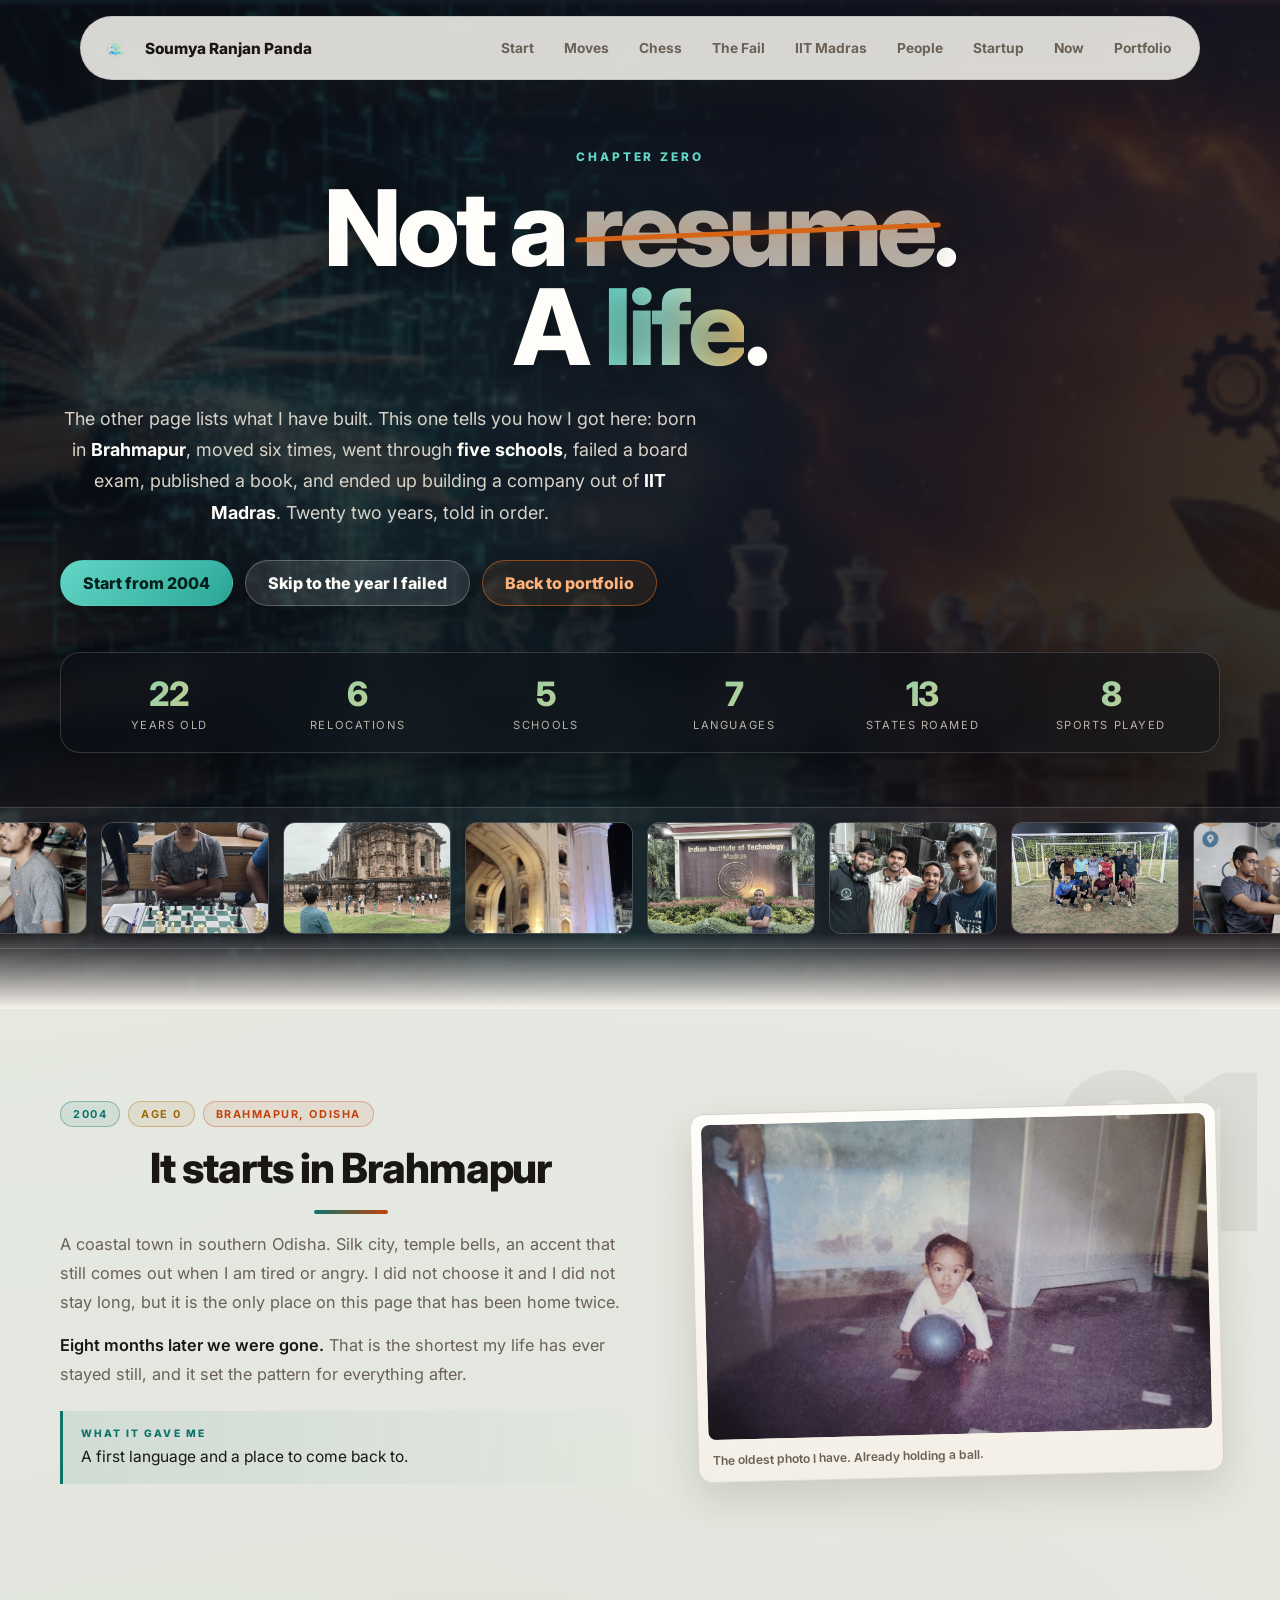
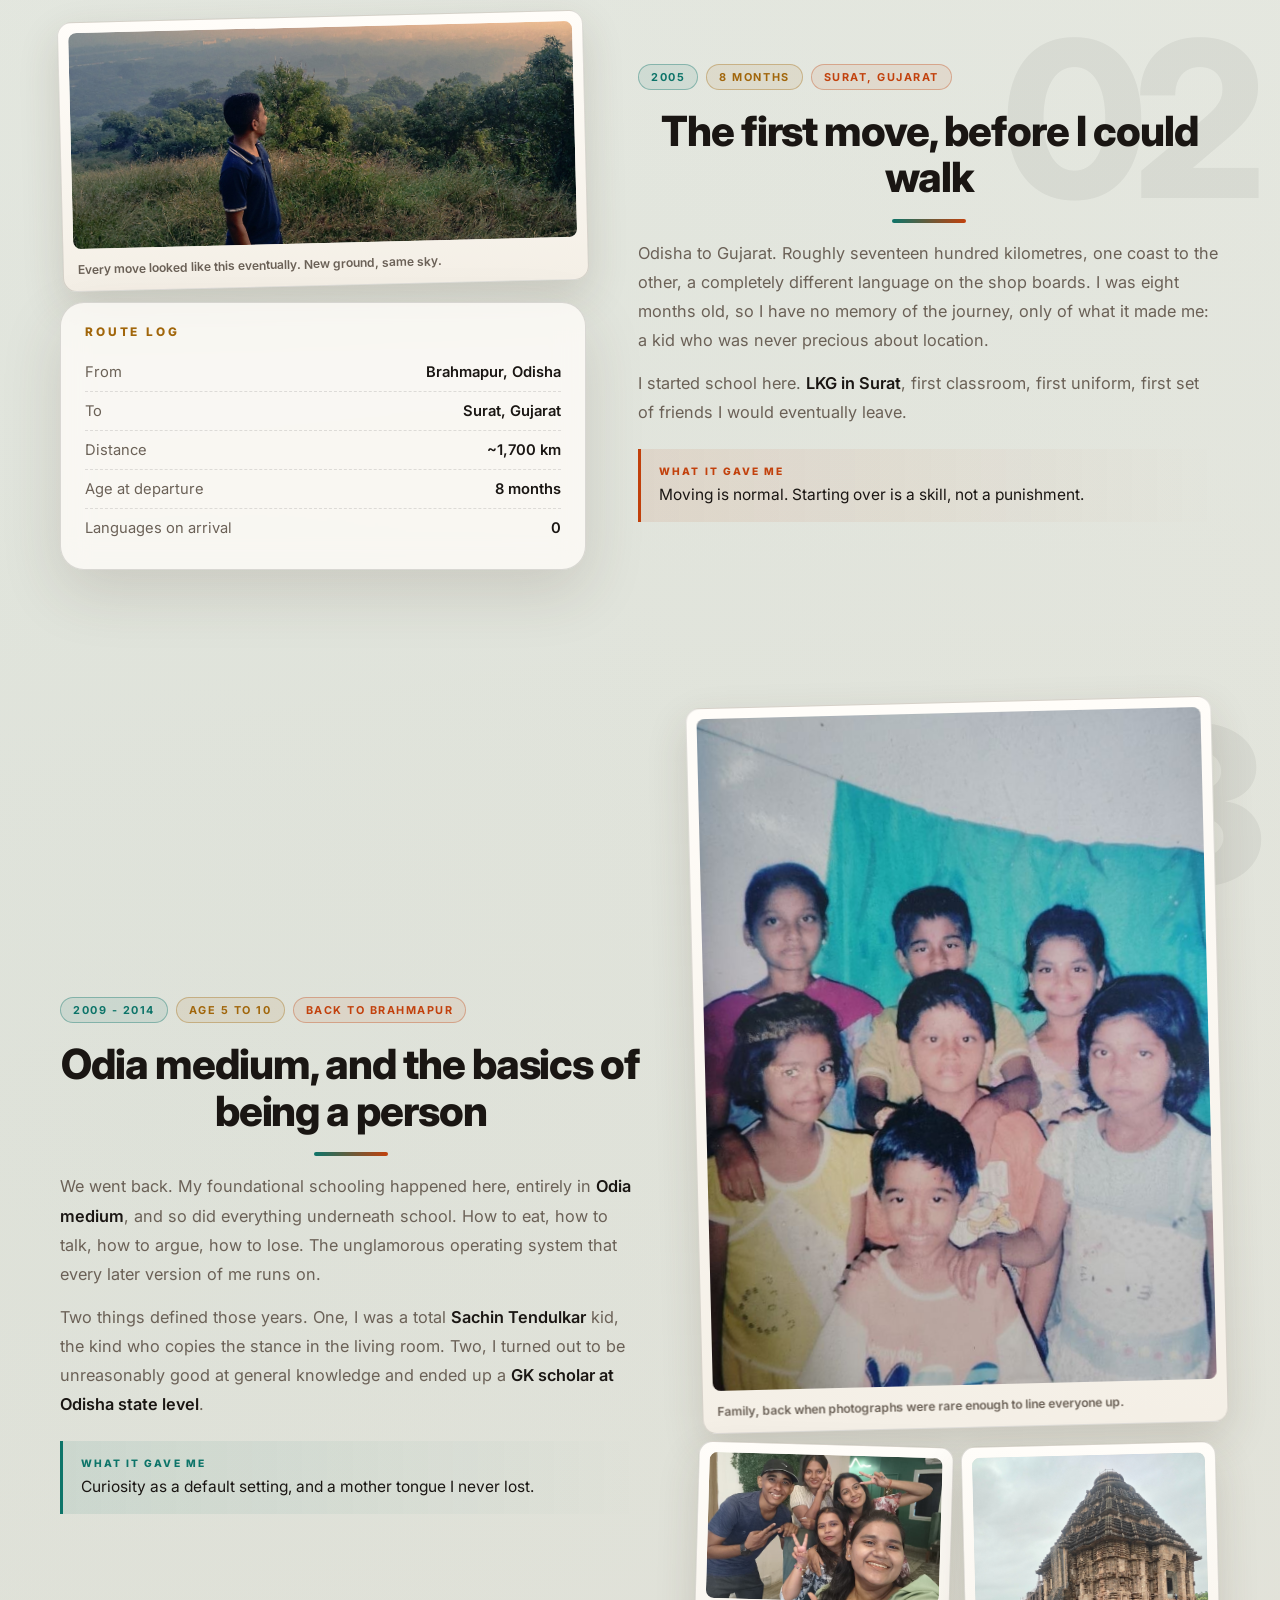
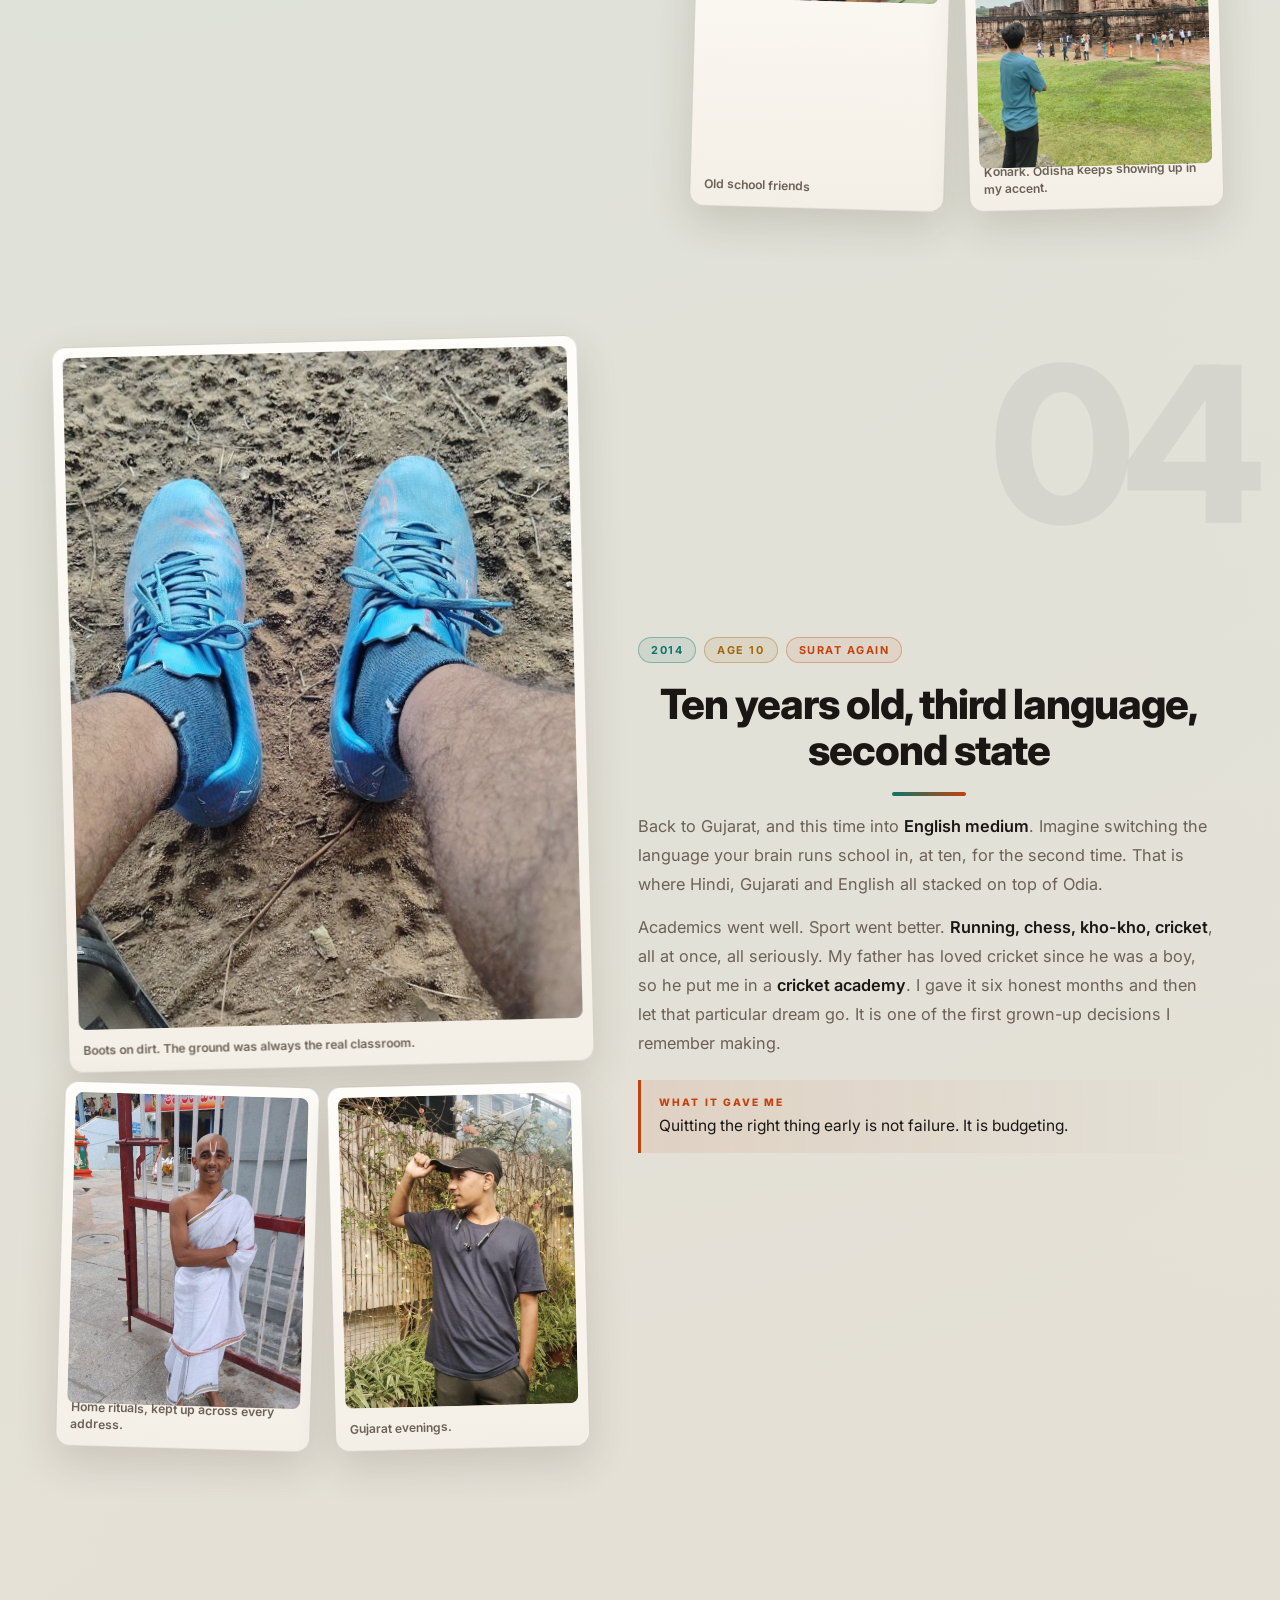
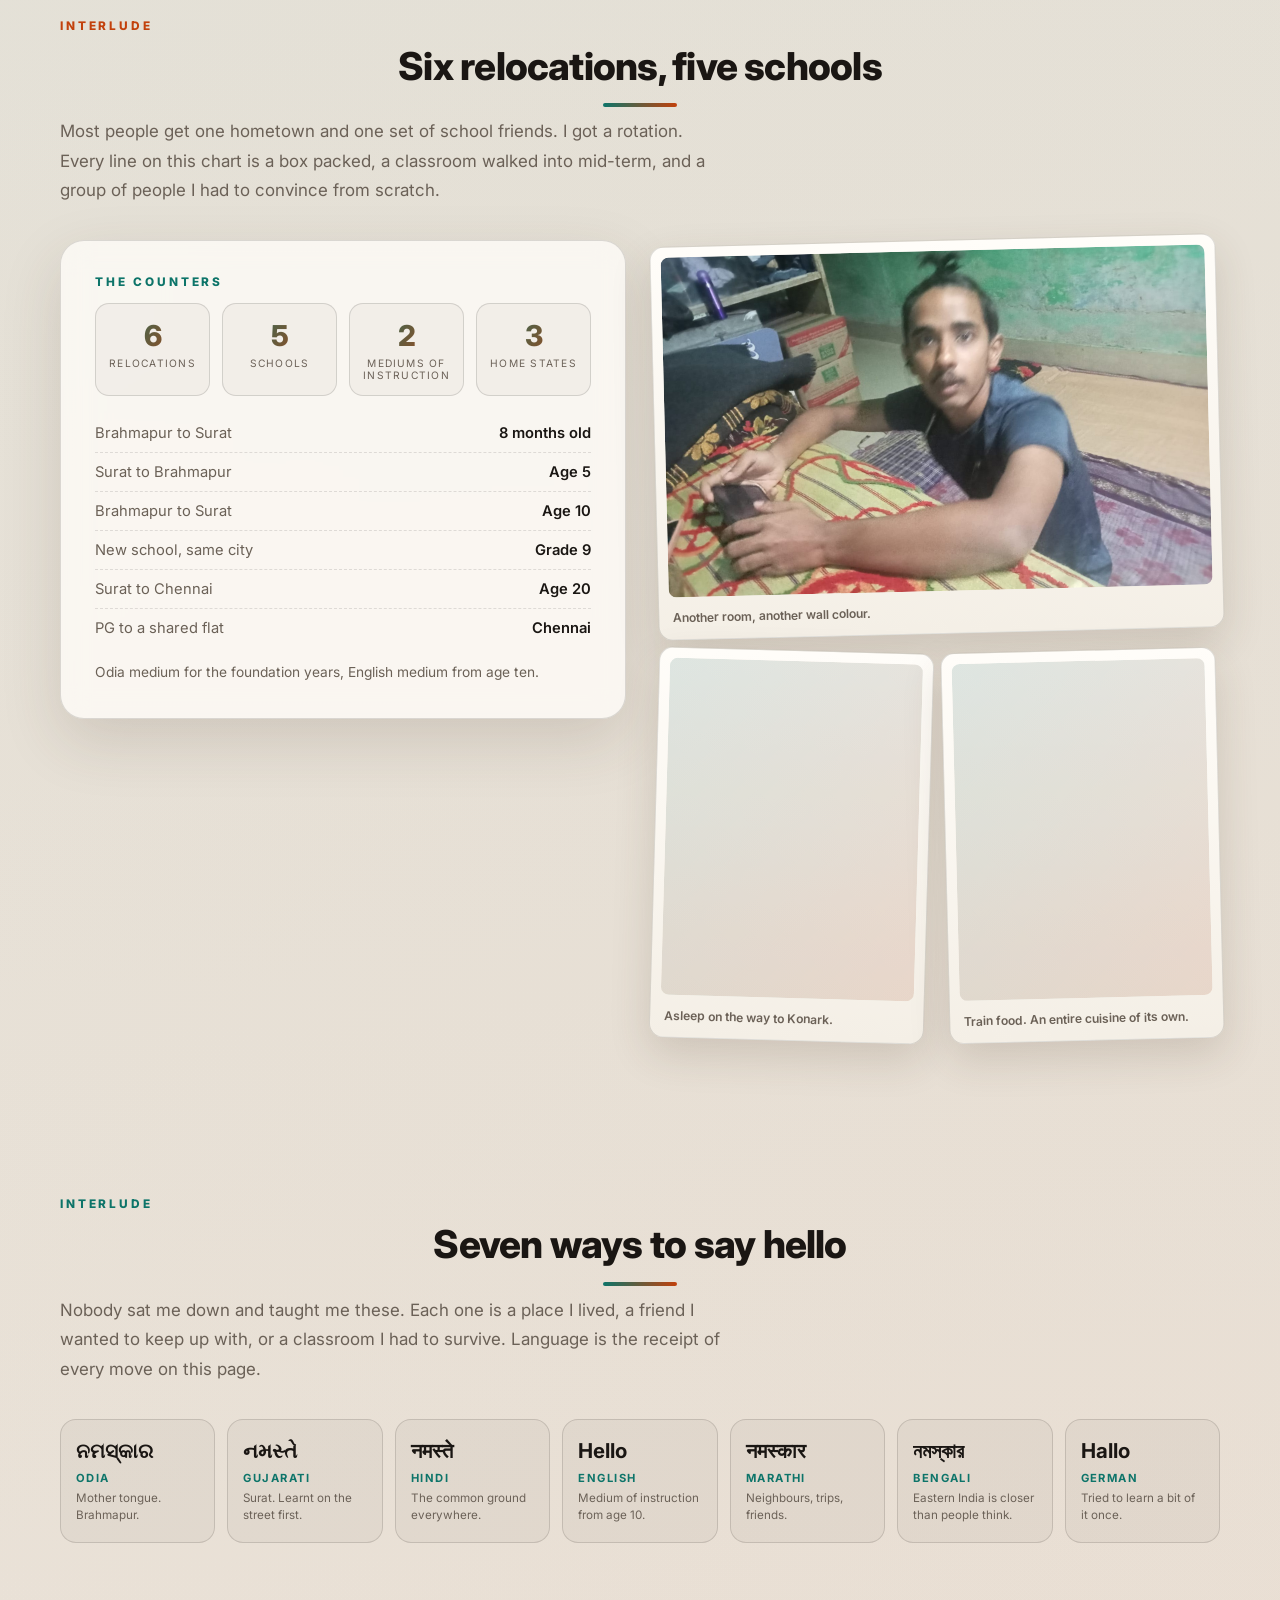
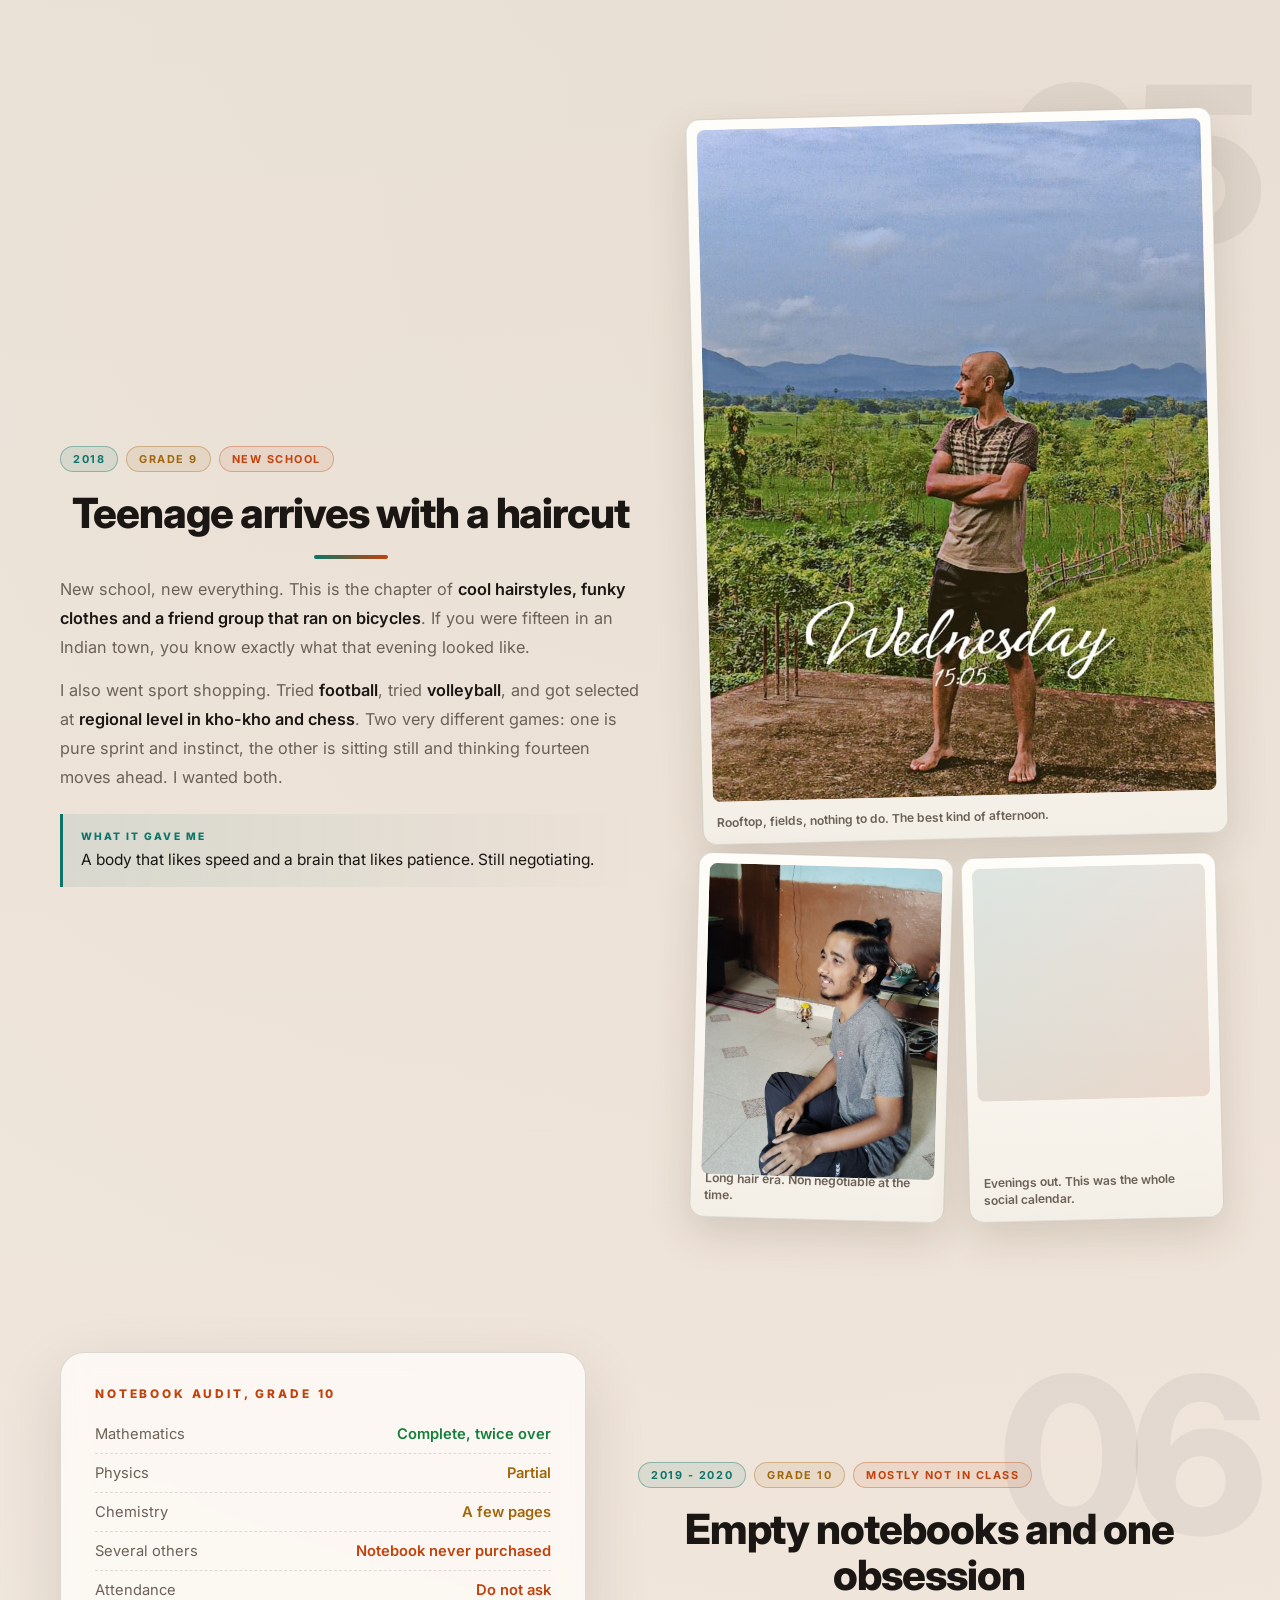
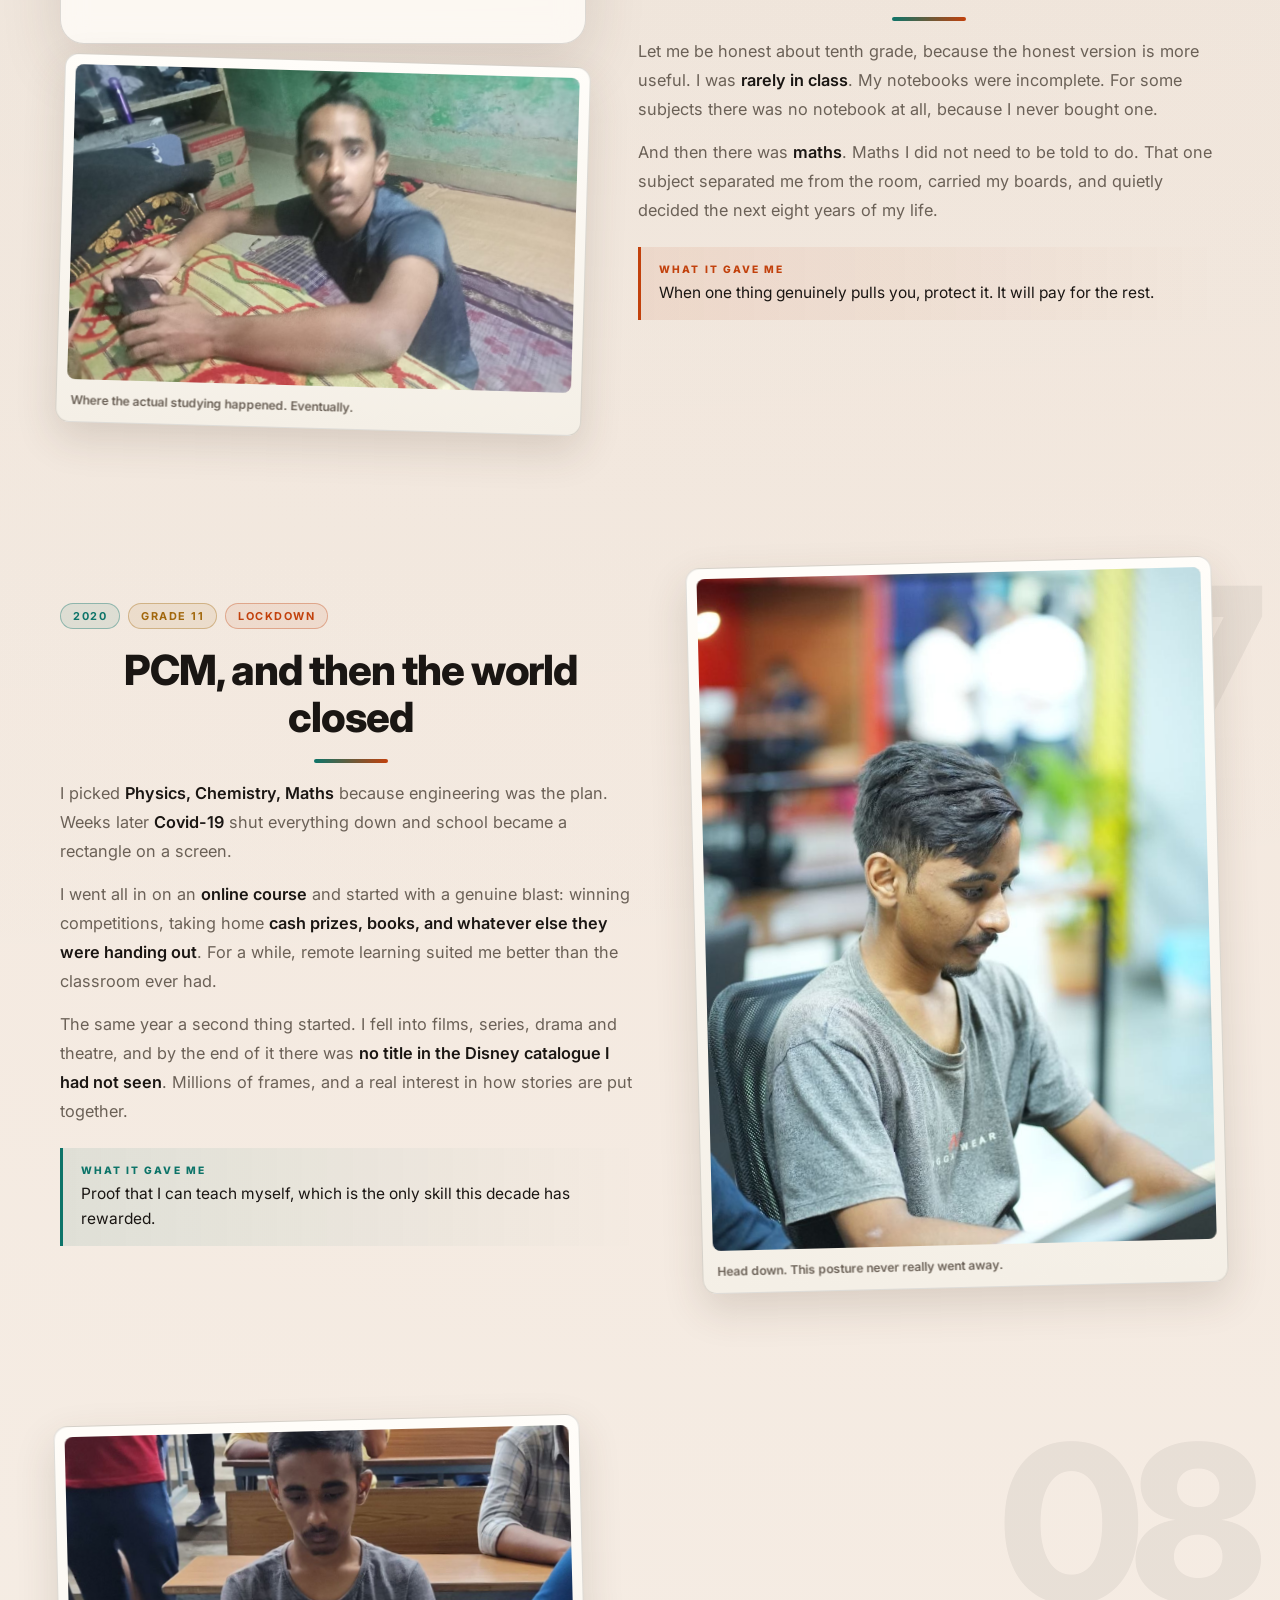
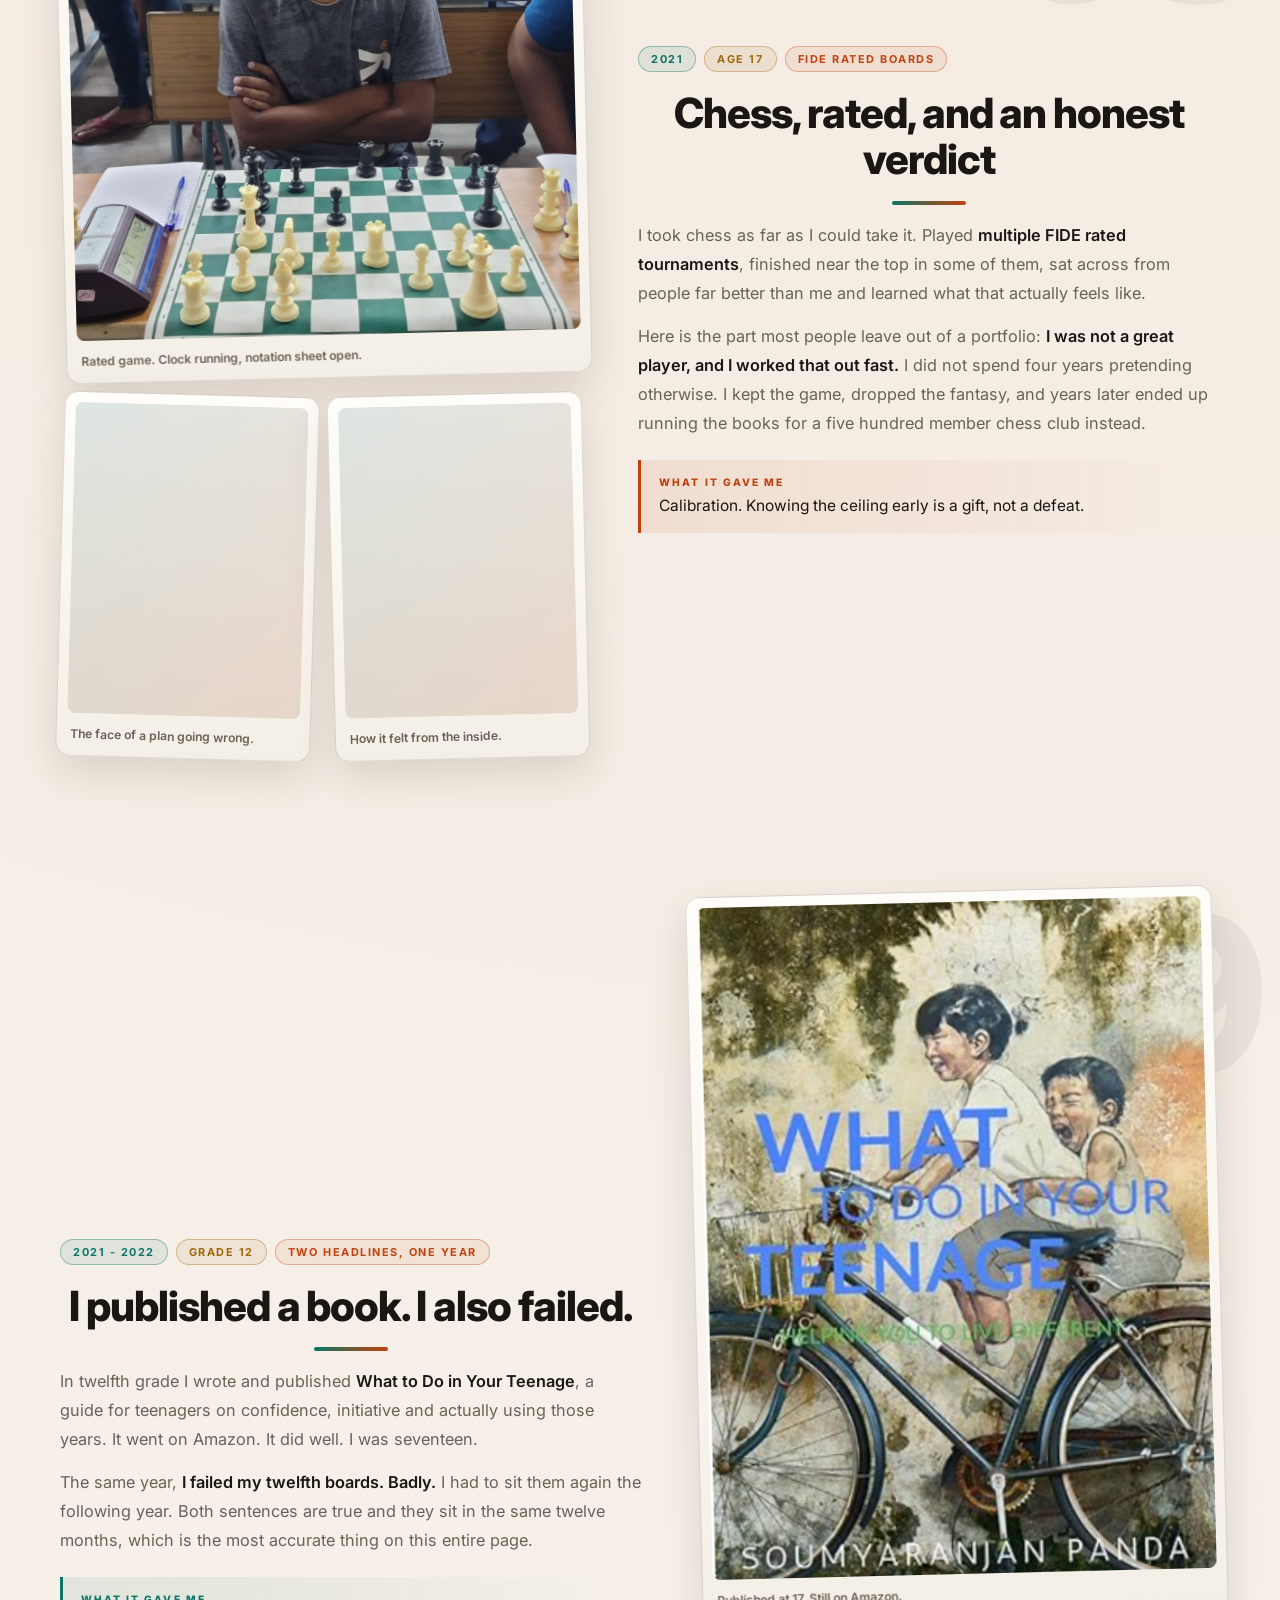
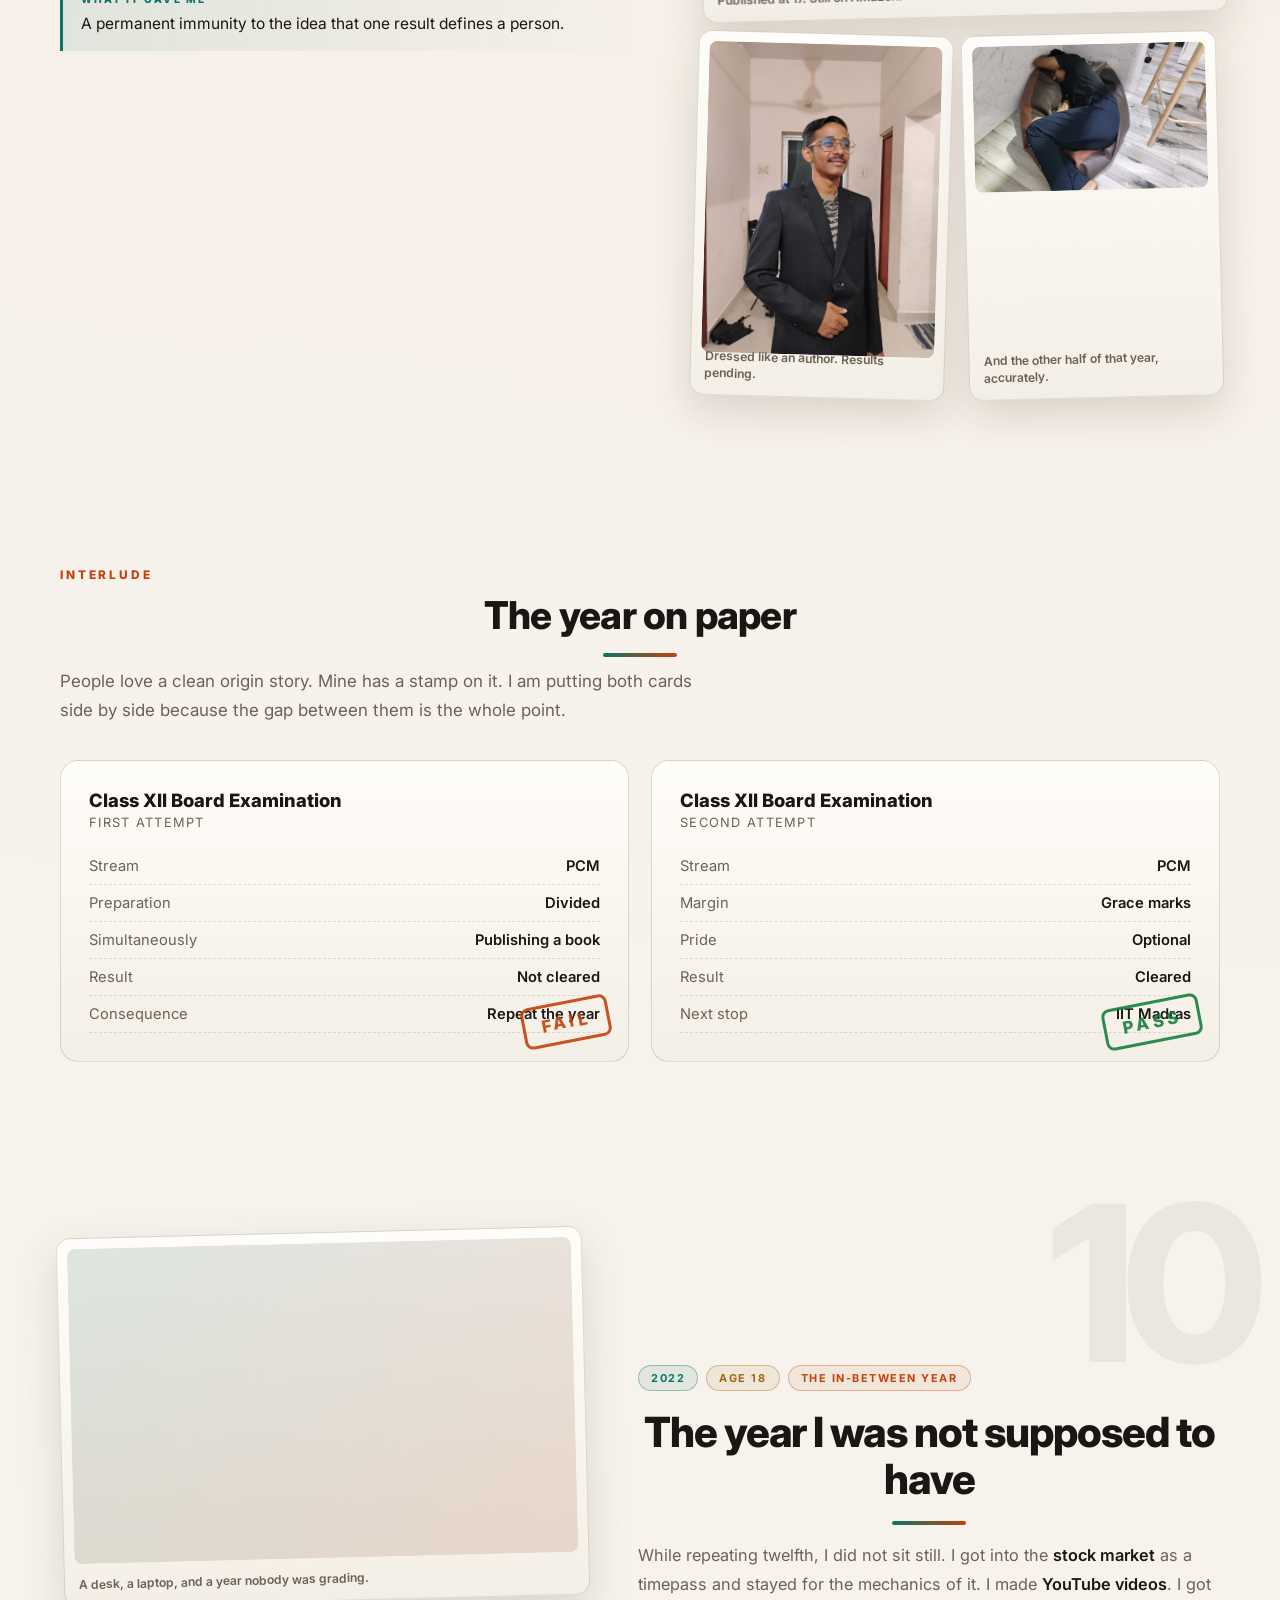
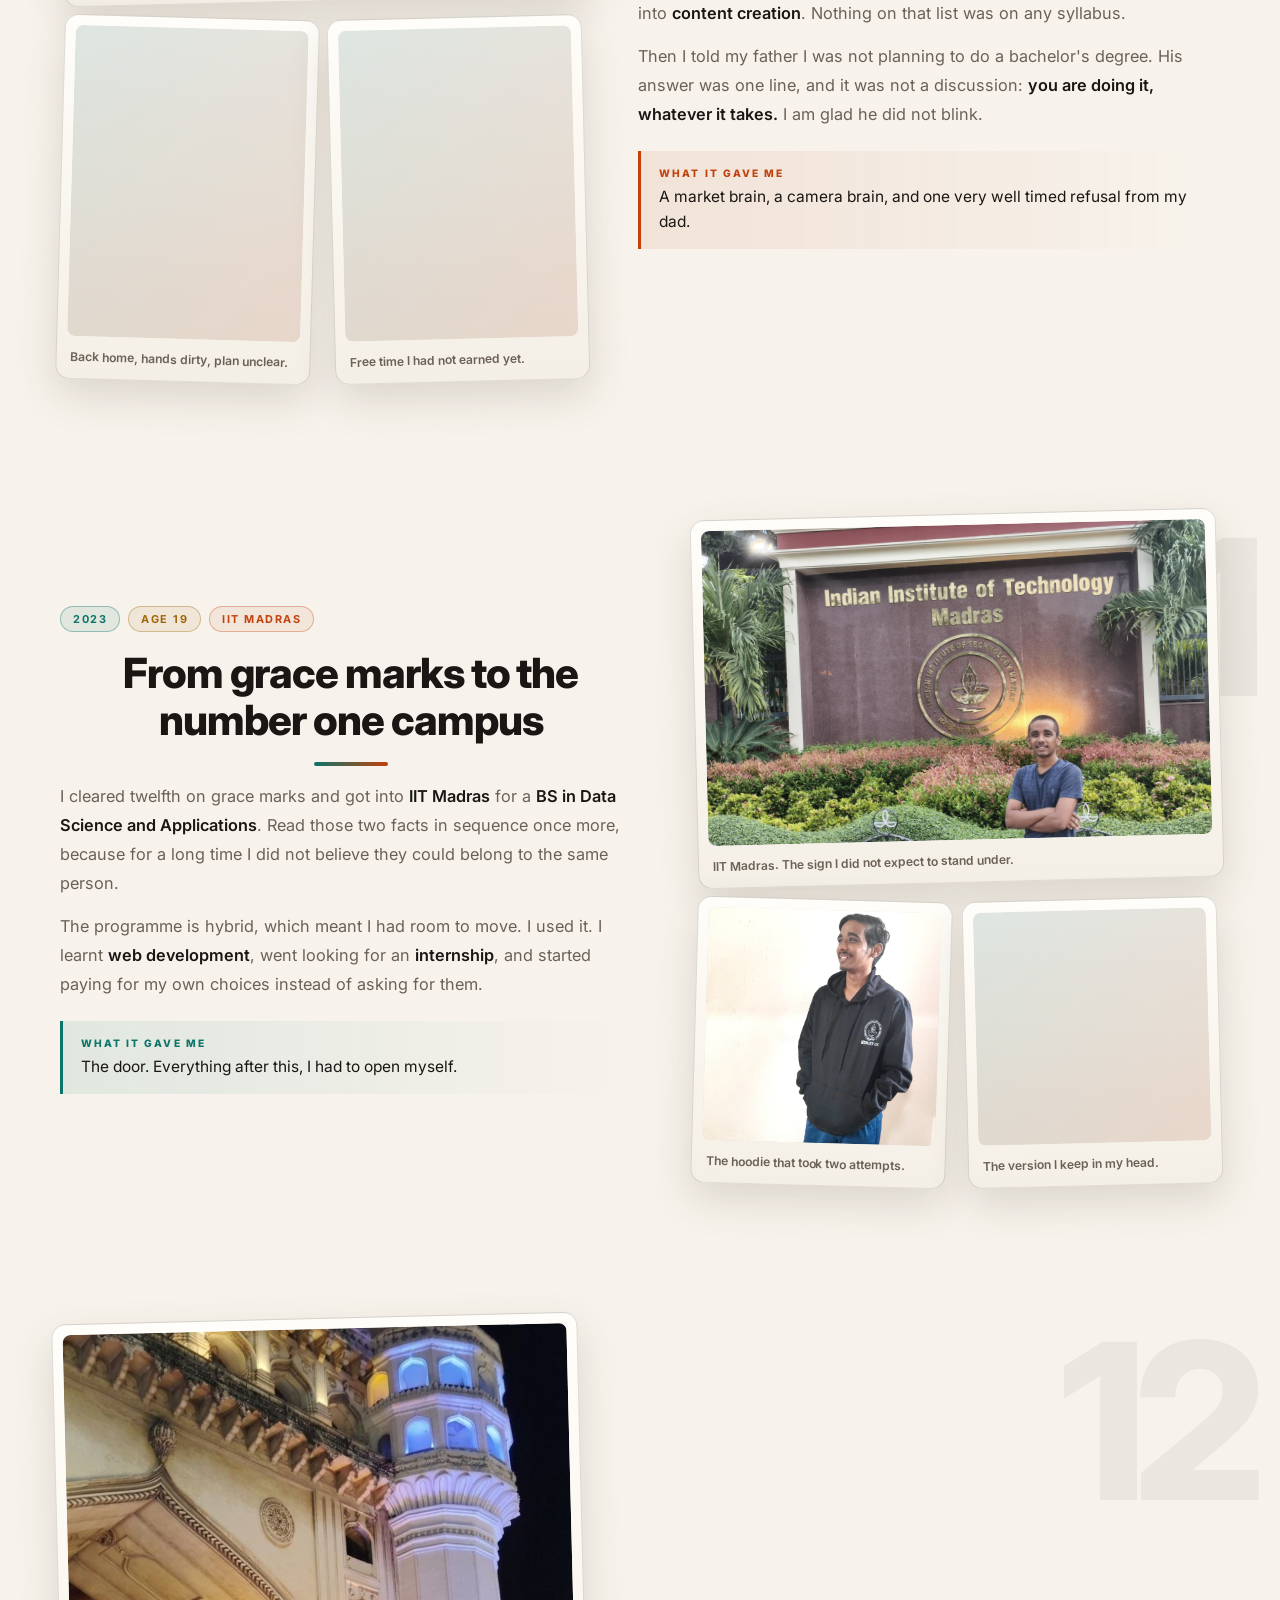
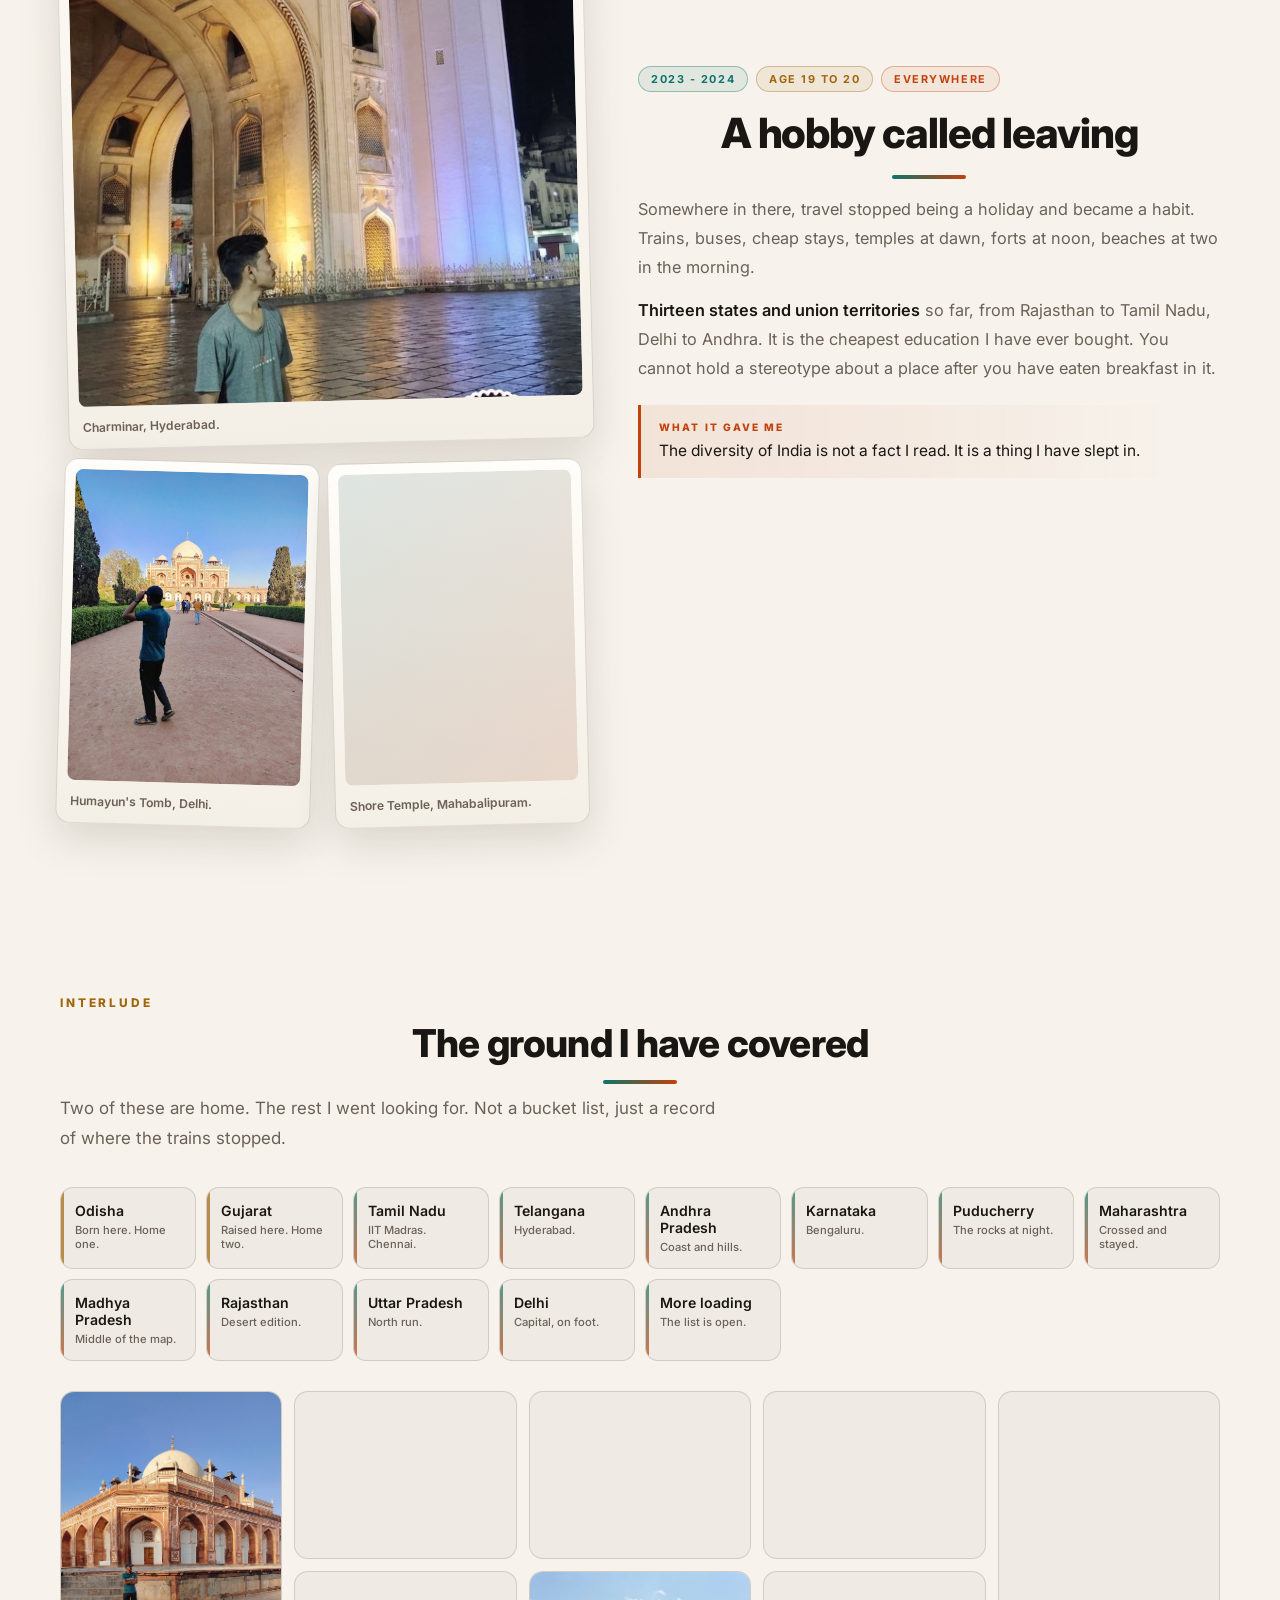
<file: journey.html>
<!DOCTYPE html>
<html lang="en">
<head>
  <meta charset="UTF-8">
  <meta name="viewport" content="width=device-width, initial-scale=1.0">
  <title>The Long Way Round | Soumya Ranjan Panda</title>
  <meta name="description" content="Twenty two years, six relocations, five schools, seven languages, one failed board exam and everything that came after. The life behind the resume.">
  <link rel="icon" href="logo.png">
  <link rel="stylesheet" href="style.css">
  <link rel="stylesheet" href="journey.css">
  <link rel="stylesheet" href="https://cdnjs.cloudflare.com/ajax/libs/font-awesome/6.4.0/css/all.min.css">
</head>
<body class="journey">
  <div class="scroll-progress" aria-hidden="true"></div>

  <nav class="navbar">
    <div class="logo">
      <a href="index.html"><img src="logo.png" alt="Soumya Ranjan Panda logo"></a>
      <a href="index.html"><span>Soumya Ranjan Panda</span></a>
    </div>
    <ul class="nav-links">
      <li><a href="#start">Start</a></li>
      <li><a href="#moves">Moves</a></li>
      <li><a href="#c08">Chess</a></li>
      <li><a href="#marksheet">The Fail</a></li>
      <li><a href="#c11">IIT Madras</a></li>
      <li><a href="#people">People</a></li>
      <li><a href="#c14">Startup</a></li>
      <li><a href="#now">Now</a></li>
      <li><a href="index.html">Portfolio</a></li>
    </ul>
  </nav>

  <nav class="j-rail" aria-label="Timeline">
    <a href="#c01"><span>2004</span></a>
    <a href="#c02"><span>2005</span></a>
    <a href="#c03"><span>2009</span></a>
    <a href="#c04"><span>2014</span></a>
    <a href="#c05"><span>2018</span></a>
    <a href="#c07"><span>2020</span></a>
    <a href="#c08"><span>2021</span></a>
    <a href="#c10"><span>2022</span></a>
    <a href="#c11"><span>2023</span></a>
    <a href="#c13"><span>2024</span></a>
    <a href="#c15"><span>2025</span></a>
    <a href="#now"><span>2026</span></a>
  </nav>

  <!-- ============ COVER ============ -->
  <header class="j-cover" id="start">
    <div class="j-wrap j-cover-inner">
      <p class="j-eyebrow">Chapter Zero</p>
      <h1>Not a <span class="strike">resume</span>.<br>A <span class="glow">life</span>.</h1>
      <p class="j-cover-copy">
        The other page lists what I have built. This one tells you how I got here: born in
        <b>Brahmapur</b>, moved six times, went through <b>five schools</b>, failed a board
        exam, published a book, and ended up building a company out of <b>IIT Madras</b>.
        Twenty two years, told in order.
      </p>
      <div class="j-cover-actions">
        <a href="#c01" class="btn primary">Start from 2004</a>
        <a href="#marksheet" class="btn">Skip to the year I failed</a>
        <a href="index.html" class="btn ghost">Back to portfolio</a>
      </div>
      <div class="j-stats">
        <div><span data-count="22">22</span><small>Years old</small></div>
        <div><span data-count="6">6</span><small>Relocations</small></div>
        <div><span data-count="5">5</span><small>Schools</small></div>
        <div><span data-count="7">7</span><small>Languages</small></div>
        <div><span data-count="13">13</span><small>States roamed</small></div>
        <div><span data-count="8">8</span><small>Sports played</small></div>
      </div>
    </div>

    <div class="j-strip" aria-hidden="true">
      <div class="j-strip-track">
        <figure><span class="shot"><img src="img/site/kid-ball.jpg" alt=""></span></figure>
        <figure><span class="shot"><img src="img/site/family-old.jpg" alt=""></span></figure>
        <figure><span class="shot"><img src="img/site/boots.jpg" alt=""></span></figure>
        <figure><span class="shot"><img src="img/site/teenage.jpg" alt=""></span></figure>
        <figure><span class="shot"><img src="img/site/chess-tournament.jpg" alt=""></span></figure>
        <figure><span class="shot"><img src="img/site/odisha-roots.jpg" alt=""></span></figure>
        <figure><span class="shot"><img src="img/site/charminar.jpg" alt=""></span></figure>
        <figure><span class="shot"><img src="img/site/iitm-gate.jpg" alt=""></span></figure>
        <figure><span class="shot"><img src="img/site/friends.jpg" alt=""></span></figure>
        <figure><span class="shot"><img src="img/site/football-team.jpg" alt=""></span></figure>
        <figure><span class="shot"><img src="img/site/coworking.jpg" alt=""></span></figure>
        <figure><span class="shot"><img src="img/site/aws-stage.jpg" alt=""></span></figure>
        <figure><span class="shot"><img src="img/site/beach-sunrise.jpg" alt=""></span></figure>
        <figure><span class="shot"><img src="img/site/trek.jpg" alt=""></span></figure>
      </div>
    </div>
  </header>

  <main>

  <!-- ============ 01 ============ -->
  <section class="j-chapter" id="c01">
    <div class="j-ghost" aria-hidden="true">01</div>
    <div class="j-wrap">
      <div class="j-grid">
        <div class="j-body j-reveal">
          <div class="j-meta">
            <span class="j-tag year">2004</span>
            <span class="j-tag age">Age 0</span>
            <span class="j-tag place">Brahmapur, Odisha</span>
          </div>
          <h2>It starts in Brahmapur</h2>
          <p>
            A coastal town in southern Odisha. Silk city, temple bells, an accent that still
            comes out when I am tired or angry. I did not choose it and I did not stay long,
            but it is the only place on this page that has been home twice.
          </p>
          <p><b>Eight months later we were gone.</b> That is the shortest my life has ever
            stayed still, and it set the pattern for everything after.</p>
          <div class="j-take"><span>What it gave me</span>A first language and a place to come back to.</div>
        </div>
        <div class="j-photos j-reveal">
          <figure class="frame wide">
            <span class="shot"><img src="img/site/kid-ball.jpg" alt="Faded childhood photograph, holding a ball" loading="lazy" decoding="async"></span>
            <figcaption>The oldest photo I have. Already holding a ball.</figcaption>
          </figure>
        </div>
      </div>
    </div>
  </section>

  <!-- ============ 02 ============ -->
  <section class="j-chapter flip" id="c02">
    <div class="j-ghost" aria-hidden="true">02</div>
    <div class="j-wrap">
      <div class="j-grid">
        <div class="j-body j-reveal">
          <div class="j-meta">
            <span class="j-tag year">2005</span>
            <span class="j-tag age">8 months</span>
            <span class="j-tag place">Surat, Gujarat</span>
          </div>
          <h2>The first move, before I could walk</h2>
          <p>
            Odisha to Gujarat. Roughly seventeen hundred kilometres, one coast to the other,
            a completely different language on the shop boards. I was eight months old, so I
            have no memory of the journey, only of what it made me: a kid who was never
            precious about location.
          </p>
          <p>I started school here. <b>LKG in Surat</b>, first classroom, first uniform, first
            set of friends I would eventually leave.</p>
          <div class="j-take"><span>What it gave me</span>Moving is normal. Starting over is a skill, not a punishment.</div>
        </div>
        <div class="j-photos j-reveal">
          <figure class="frame pano">
            <span class="shot"><img src="img/site/sunrise-field.jpg" alt="Standing in an open field at sunrise" loading="lazy" decoding="async"></span>
            <figcaption>Every move looked like this eventually. New ground, same sky.</figcaption>
          </figure>
          <div class="j-panel tight">
            <p class="j-eyebrow gold">Route log</p>
            <ul class="mini-list">
              <li>From <b>Brahmapur, Odisha</b></li>
              <li>To <b>Surat, Gujarat</b></li>
              <li>Distance <b>~1,700 km</b></li>
              <li>Age at departure <b>8 months</b></li>
              <li>Languages on arrival <b>0</b></li>
            </ul>
          </div>
        </div>
      </div>
    </div>
  </section>

  <!-- ============ 03 ============ -->
  <section class="j-chapter" id="c03">
    <div class="j-ghost" aria-hidden="true">03</div>
    <div class="j-wrap">
      <div class="j-grid">
        <div class="j-body j-reveal">
          <div class="j-meta">
            <span class="j-tag year">2009 - 2014</span>
            <span class="j-tag age">Age 5 to 10</span>
            <span class="j-tag place">Back to Brahmapur</span>
          </div>
          <h2>Odia medium, and the basics of being a person</h2>
          <p>
            We went back. My foundational schooling happened here, entirely in
            <b>Odia medium</b>, and so did everything underneath school. How to eat, how to
            talk, how to argue, how to lose. The unglamorous operating system that every
            later version of me runs on.
          </p>
          <p>
            Two things defined those years. One, I was a total <b>Sachin Tendulkar</b> kid,
            the kind who copies the stance in the living room. Two, I turned out to be
            unreasonably good at general knowledge and ended up a
            <b>GK scholar at Odisha state level</b>.
          </p>
          <div class="j-take"><span>What it gave me</span>Curiosity as a default setting, and a mother tongue I never lost.</div>
        </div>
        <div class="j-photos stack j-reveal">
          <figure class="frame tall">
            <span class="shot"><img src="img/site/family-old.jpg" alt="Old family photograph with children" loading="lazy" decoding="async"></span>
            <figcaption>Family, back when photographs were rare enough to line everyone up.</figcaption>
          </figure>
          <figure class="frame wide">
            <span class="shot"><img src="img/site/college-group.jpg" alt="Group in traditional dress on stone steps" loading="lazy" decoding="async"></span>
            <figcaption>Old school friends</figcaption>
          </figure>
          <figure class="frame tall">
            <span class="shot"><img src="img/site/odisha-roots.jpg" alt="Konark Sun Temple, Odisha" loading="lazy" decoding="async"></span>
            <figcaption>Konark. Odisha keeps showing up in my accent.</figcaption>
          </figure>
        </div>
      </div>
    </div>
  </section>

  <!-- ============ 04 ============ -->
  <section class="j-chapter flip" id="c04">
    <div class="j-ghost" aria-hidden="true">04</div>
    <div class="j-wrap">
      <div class="j-grid">
        <div class="j-body j-reveal">
          <div class="j-meta">
            <span class="j-tag year">2014</span>
            <span class="j-tag age">Age 10</span>
            <span class="j-tag place">Surat again</span>
          </div>
          <h2>Ten years old, third language, second state</h2>
          <p>
            Back to Gujarat, and this time into <b>English medium</b>. Imagine switching the
            language your brain runs school in, at ten, for the second time. That is where
            Hindi, Gujarati and English all stacked on top of Odia.
          </p>
          <p>
            Academics went well. Sport went better. <b>Running, chess, kho-kho, cricket</b>,
            all at once, all seriously. My father has loved cricket since he was a boy, so he
            put me in a <b>cricket academy</b>. I gave it six honest months and then let that
            particular dream go. It is one of the first grown-up decisions I remember making.
          </p>
          <div class="j-take"><span>What it gave me</span>Quitting the right thing early is not failure. It is budgeting.</div>
        </div>
        <div class="j-photos stack j-reveal">
          <figure class="frame tall">
            <span class="shot"><img src="img/site/boots.jpg" alt="Blue studded boots on a dirt ground" loading="lazy" decoding="async"></span>
            <figcaption>Boots on dirt. The ground was always the real classroom.</figcaption>
          </figure>
          <figure class="frame tall">
            <span class="shot"><img src="img/site/tradition.jpg" alt="In traditional dress at home" loading="lazy" decoding="async"></span>
            <figcaption>Home rituals, kept up across every address.</figcaption>
          </figure>
          <figure class="frame tall">
            <span class="shot"><img src="img/site/cap-garden.jpg" alt="Wearing a cap in a garden strung with lights" loading="lazy" decoding="async"></span>
            <figcaption>Gujarat evenings.</figcaption>
          </figure>
        </div>
      </div>
    </div>
  </section>

  <!-- ============ INTERLUDE: MOVES + SCHOOLS ============ -->
  <section class="j-interlude" id="moves">
    <div class="j-wrap j-reveal">
      <p class="j-eyebrow pink">Interlude</p>
      <h2>Six relocations, five schools</h2>
      <p class="j-lead">
        Most people get one hometown and one set of school friends. I got a rotation. Every
        line on this chart is a box packed, a classroom walked into mid-term, and a group of
        people I had to convince from scratch.
      </p>

      <div class="moves-wrap">
        <div class="j-panel">
          <p class="j-eyebrow">The counters</p>
          <div class="count-row">
            <div><span>6</span><small>Relocations</small></div>
            <div><span>5</span><small>Schools</small></div>
            <div><span>2</span><small>Mediums of instruction</small></div>
            <div><span>3</span><small>Home states</small></div>
          </div>
          <ul class="mini-list spaced">
            <li>Brahmapur to Surat <b>8 months old</b></li>
            <li>Surat to Brahmapur <b>Age 5</b></li>
            <li>Brahmapur to Surat <b>Age 10</b></li>
            <li>New school, same city <b>Grade 9</b></li>
            <li>Surat to Chennai <b>Age 20</b></li>
            <li>PG to a shared flat <b>Chennai</b></li>
          </ul>
          <p class="fine">Odia medium for the foundation years, English medium from age ten.</p>
        </div>
        <div class="j-photos stack">
          <figure class="frame wide">
            <span class="shot"><img src="img/site/room-night.jpg" alt="In a rented room at night" loading="lazy" decoding="async"></span>
            <figcaption>Another room, another wall colour.</figcaption>
          </figure>
          <figure class="frame tall">
            <span class="shot"><img src="img/site/bus-sleep.jpg" alt="Asleep on a moving bus" loading="lazy" decoding="async"></span>
            <figcaption>Asleep on the way to Konark.</figcaption>
          </figure>
          <figure class="frame tall">
            <span class="shot"><img src="img/site/train-curd.jpg" alt="Eating curd on a train" loading="lazy" decoding="async"></span>
            <figcaption>Train food. An entire cuisine of its own.</figcaption>
          </figure>
        </div>
      </div>
    </div>
  </section>

  <!-- ============ INTERLUDE: LANGUAGES ============ -->
  <section class="j-interlude" id="languages">
    <div class="j-wrap j-reveal">
      <p class="j-eyebrow">Interlude</p>
      <h2>Seven ways to say hello</h2>
      <p class="j-lead">
        Nobody sat me down and taught me these. Each one is a place I lived, a friend I
        wanted to keep up with, or a classroom I had to survive. Language is the receipt of
        every move on this page.
      </p>
      <div class="lang-grid">
        <div class="lang"><span class="hello">ନମସ୍କାର</span><span class="name">Odia</span><span class="where">Mother tongue. Brahmapur.</span></div>
        <div class="lang"><span class="hello">નમસ્તે</span><span class="name">Gujarati</span><span class="where">Surat. Learnt on the street first.</span></div>
        <div class="lang"><span class="hello">नमस्ते</span><span class="name">Hindi</span><span class="where">The common ground everywhere.</span></div>
        <div class="lang"><span class="hello">Hello</span><span class="name">English</span><span class="where">Medium of instruction from age 10.</span></div>
        <div class="lang"><span class="hello">नमस्कार</span><span class="name">Marathi</span><span class="where">Neighbours, trips, friends.</span></div>
        <div class="lang"><span class="hello">নমস্কার</span><span class="name">Bengali</span><span class="where">Eastern India is closer than people think.</span></div>
        <div class="lang"><span class="hello">Hallo</span><span class="name">German</span><span class="where">Tried to learn a bit of it once.</span></div>
      </div>
    </div>
  </section>

  <!-- ============ 05 ============ -->
  <section class="j-chapter" id="c05">
    <div class="j-ghost" aria-hidden="true">05</div>
    <div class="j-wrap">
      <div class="j-grid">
        <div class="j-body j-reveal">
          <div class="j-meta">
            <span class="j-tag year">2018</span>
            <span class="j-tag age">Grade 9</span>
            <span class="j-tag place">New school</span>
          </div>
          <h2>Teenage arrives with a haircut</h2>
          <p>
            New school, new everything. This is the chapter of <b>cool hairstyles, funky
            clothes and a friend group that ran on bicycles</b>. If you were fifteen in an
            Indian town, you know exactly what that evening looked like.
          </p>
          <p>
            I also went sport shopping. Tried <b>football</b>, tried <b>volleyball</b>, and
            got selected at <b>regional level in kho-kho and chess</b>. Two very different
            games: one is pure sprint and instinct, the other is sitting still and thinking
            fourteen moves ahead. I wanted both.
          </p>
          <div class="j-take"><span>What it gave me</span>A body that likes speed and a brain that likes patience. Still negotiating.</div>
        </div>
        <div class="j-photos stack j-reveal">
          <figure class="frame tall">
            <span class="shot"><img src="img/site/rooftop-home.jpg" alt="Standing on a rooftop with fields and hills behind" loading="lazy" decoding="async"></span>
            <figcaption>Rooftop, fields, nothing to do. The best kind of afternoon.</figcaption>
          </figure>
          <figure class="frame tall">
            <span class="shot"><img src="img/site/teenage.jpg" alt="Sitting cross-legged on the floor at home" loading="lazy" decoding="async"></span>
            <figcaption>Long hair era. Non negotiable at the time.</figcaption>
          </figure>
          <figure class="frame square">
            <span class="shot"><img src="img/site/night-garden.jpg" alt="Standing in a garden strung with lights in the evening" loading="lazy" decoding="async"></span>
            <figcaption>Evenings out. This was the whole social calendar.</figcaption>
          </figure>
        </div>
      </div>
    </div>
  </section>

  <!-- ============ 06 ============ -->
  <section class="j-chapter flip" id="c06">
    <div class="j-ghost" aria-hidden="true">06</div>
    <div class="j-wrap">
      <div class="j-grid">
        <div class="j-body j-reveal">
          <div class="j-meta">
            <span class="j-tag year">2019 - 2020</span>
            <span class="j-tag age">Grade 10</span>
            <span class="j-tag place">Mostly not in class</span>
          </div>
          <h2>Empty notebooks and one obsession</h2>
          <p>
            Let me be honest about tenth grade, because the honest version is more useful.
            I was <b>rarely in class</b>. My notebooks were incomplete. For some subjects
            there was no notebook at all, because I never bought one.
          </p>
          <p>
            And then there was <b>maths</b>. Maths I did not need to be told to do. That one
            subject separated me from the room, carried my boards, and quietly decided the
            next eight years of my life.
          </p>
          <div class="j-take"><span>What it gave me</span>When one thing genuinely pulls you, protect it. It will pay for the rest.</div>
        </div>
        <div class="j-photos j-reveal">
          <div class="j-panel">
            <p class="j-eyebrow pink">Notebook audit, Grade 10</p>
            <ul class="mini-list">
              <li>Mathematics <b class="ok">Complete, twice over</b></li>
              <li>Physics <b class="warn">Partial</b></li>
              <li>Chemistry <b class="warn">A few pages</b></li>
              <li>Several others <b class="bad">Notebook never purchased</b></li>
              <li>Attendance <b class="bad">Do not ask</b></li>
            </ul>
          </div>
          <figure class="frame wide">
            <span class="shot"><img src="img/site/room-night.jpg" alt="Awake in a room at night" loading="lazy" decoding="async"></span>
            <figcaption>Where the actual studying happened. Eventually.</figcaption>
          </figure>
        </div>
      </div>
    </div>
  </section>

  <!-- ============ 07 ============ -->
  <section class="j-chapter" id="c07">
    <div class="j-ghost" aria-hidden="true">07</div>
    <div class="j-wrap">
      <div class="j-grid">
        <div class="j-body j-reveal">
          <div class="j-meta">
            <span class="j-tag year">2020</span>
            <span class="j-tag age">Grade 11</span>
            <span class="j-tag place">Lockdown</span>
          </div>
          <h2>PCM, and then the world closed</h2>
          <p>
            I picked <b>Physics, Chemistry, Maths</b> because engineering was the plan. Weeks
            later <b>Covid-19</b> shut everything down and school became a rectangle on a screen.
          </p>
          <p>
            I went all in on an <b>online course</b> and started with a genuine blast: winning
            competitions, taking home <b>cash prizes, books, and whatever else they were
            handing out</b>. For a while, remote learning suited me better than the classroom
            ever had.
          </p>
          <p>
            The same year a second thing started. I fell into films, series, drama and theatre,
            and by the end of it there was <b>no title in the Disney catalogue I had not
            seen</b>. Millions of frames, and a real interest in how stories are put together.
          </p>
          <div class="j-take"><span>What it gave me</span>Proof that I can teach myself, which is the only skill this decade has rewarded.</div>
        </div>
        <div class="j-photos j-reveal">
          <figure class="frame tall">
            <span class="shot"><img src="img/site/focus-work.jpg" alt="Working on a laptop, side profile" loading="lazy" decoding="async"></span>
            <figcaption>Head down. This posture never really went away.</figcaption>
          </figure>
        </div>
      </div>
    </div>
  </section>

  <!-- ============ 08 ============ -->
  <section class="j-chapter flip" id="c08">
    <div class="j-ghost" aria-hidden="true">08</div>
    <div class="j-wrap">
      <div class="j-grid">
        <div class="j-body j-reveal">
          <div class="j-meta">
            <span class="j-tag year">2021</span>
            <span class="j-tag age">Age 17</span>
            <span class="j-tag place">FIDE rated boards</span>
          </div>
          <h2>Chess, rated, and an honest verdict</h2>
          <p>
            I took chess as far as I could take it. Played <b>multiple FIDE rated
            tournaments</b>, finished near the top in some of them, sat across from people far
            better than me and learned what that actually feels like.
          </p>
          <p>
            Here is the part most people leave out of a portfolio: <b>I was not a great
            player, and I worked that out fast.</b> I did not spend four years pretending
            otherwise. I kept the game, dropped the fantasy, and years later ended up running
            the books for a five hundred member chess club instead.
          </p>
          <div class="j-take"><span>What it gave me</span>Calibration. Knowing the ceiling early is a gift, not a defeat.</div>
        </div>
        <div class="j-photos stack j-reveal">
          <figure class="frame square">
            <span class="shot"><img src="img/site/chess-tournament.jpg" alt="Sitting at a tournament board with a clock" loading="lazy" decoding="async"></span>
            <figcaption>Rated game. Clock running, notation sheet open.</figcaption>
          </figure>
          <figure class="frame tall">
            <span class="shot"><img src="img/site/chess-live.jpg" alt="Mid game across a chess board" loading="lazy" decoding="async"></span>
            <figcaption>The face of a plan going wrong.</figcaption>
          </figure>
          <figure class="frame tall">
            <span class="shot"><img src="img/site/chess-art.jpg" alt="Illustration of a boy at a chess board" loading="lazy" decoding="async"></span>
            <figcaption>How it felt from the inside.</figcaption>
          </figure>
        </div>
      </div>
    </div>
  </section>

  <!-- ============ 09 ============ -->
  <section class="j-chapter" id="c09">
    <div class="j-ghost" aria-hidden="true">09</div>
    <div class="j-wrap">
      <div class="j-grid">
        <div class="j-body j-reveal">
          <div class="j-meta">
            <span class="j-tag year">2021 - 2022</span>
            <span class="j-tag age">Grade 12</span>
            <span class="j-tag place">Two headlines, one year</span>
          </div>
          <h2>I published a book. I also failed.</h2>
          <p>
            In twelfth grade I wrote and published <b>What to Do in Your Teenage</b>, a guide
            for teenagers on confidence, initiative and actually using those years. It went on
            Amazon. It did well. I was seventeen.
          </p>
          <p>
            The same year, <b>I failed my twelfth boards. Badly.</b> I had to sit them again
            the following year. Both sentences are true and they sit in the same twelve
            months, which is the most accurate thing on this entire page.
          </p>
          <div class="j-take"><span>What it gave me</span>A permanent immunity to the idea that one result defines a person.</div>
        </div>
        <div class="j-photos stack j-reveal">
          <figure class="frame tall">
            <span class="shot"><img src="wtdiyt.png" alt="What to Do in Your Teenage book cover" loading="lazy" decoding="async"></span>
            <figcaption>Published at 17. Still on Amazon.</figcaption>
          </figure>
          <figure class="frame tall">
            <span class="shot"><img src="img/site/blazer.jpg" alt="In a blazer and glasses" loading="lazy" decoding="async"></span>
            <figcaption>Dressed like an author. Results pending.</figcaption>
          </figure>
          <figure class="frame wide">
            <span class="shot"><img src="img/site/beanbag.jpg" alt="Collapsed asleep on a beanbag" loading="lazy" decoding="async"></span>
            <figcaption>And the other half of that year, accurately.</figcaption>
          </figure>
        </div>
      </div>
    </div>
  </section>

  <!-- ============ INTERLUDE: MARKSHEET ============ -->
  <section class="j-interlude" id="marksheet">
    <div class="j-wrap j-reveal">
      <p class="j-eyebrow pink">Interlude</p>
      <h2>The year on paper</h2>
      <p class="j-lead">
        People love a clean origin story. Mine has a stamp on it. I am putting both cards side
        by side because the gap between them is the whole point.
      </p>
      <div class="sheet-row">
        <div class="sheet">
          <h3>Class XII Board Examination</h3>
          <p class="sub">First attempt</p>
          <ul>
            <li>Stream <b>PCM</b></li>
            <li>Preparation <b>Divided</b></li>
            <li>Simultaneously <b>Publishing a book</b></li>
            <li>Result <b>Not cleared</b></li>
            <li>Consequence <b>Repeat the year</b></li>
          </ul>
          <div class="stamp">FAIL</div>
        </div>
        <div class="sheet">
          <h3>Class XII Board Examination</h3>
          <p class="sub">Second attempt</p>
          <ul>
            <li>Stream <b>PCM</b></li>
            <li>Margin <b>Grace marks</b></li>
            <li>Pride <b>Optional</b></li>
            <li>Result <b>Cleared</b></li>
            <li>Next stop <b>IIT Madras</b></li>
          </ul>
          <div class="stamp pass">PASS</div>
        </div>
      </div>
    </div>
  </section>

  <!-- ============ 10 ============ -->
  <section class="j-chapter flip" id="c10">
    <div class="j-ghost" aria-hidden="true">10</div>
    <div class="j-wrap">
      <div class="j-grid">
        <div class="j-body j-reveal">
          <div class="j-meta">
            <span class="j-tag year">2022</span>
            <span class="j-tag age">Age 18</span>
            <span class="j-tag place">The in-between year</span>
          </div>
          <h2>The year I was not supposed to have</h2>
          <p>
            While repeating twelfth, I did not sit still. I got into the <b>stock market</b> as
            a timepass and stayed for the mechanics of it. I made <b>YouTube videos</b>. I got
            into <b>content creation</b>. Nothing on that list was on any syllabus.
          </p>
          <p>
            Then I told my father I was not planning to do a bachelor's degree. His answer was
            one line, and it was not a discussion: <b>you are doing it, whatever it takes.</b>
            I am glad he did not blink.
          </p>
          <div class="j-take"><span>What it gave me</span>A market brain, a camera brain, and one very well timed refusal from my dad.</div>
        </div>
        <div class="j-photos stack j-reveal">
          <figure class="frame wide">
            <span class="shot"><img src="img/site/desk-work.jpg" alt="At a desk beside a laptop" loading="lazy" decoding="async"></span>
            <figcaption>A desk, a laptop, and a year nobody was grading.</figcaption>
          </figure>
          <figure class="frame tall">
            <span class="shot"><img src="img/site/home-build.jpg" alt="Working with a spade at the family house" loading="lazy" decoding="async"></span>
            <figcaption>Back home, hands dirty, plan unclear.</figcaption>
          </figure>
          <figure class="frame tall">
            <span class="shot"><img src="img/site/scooter.jpg" alt="On a scooter, holding up two fingers" loading="lazy" decoding="async"></span>
            <figcaption>Free time I had not earned yet.</figcaption>
          </figure>
        </div>
      </div>
    </div>
  </section>

  <!-- ============ 11 ============ -->
  <section class="j-chapter" id="c11">
    <div class="j-ghost" aria-hidden="true">11</div>
    <div class="j-wrap">
      <div class="j-grid">
        <div class="j-body j-reveal">
          <div class="j-meta">
            <span class="j-tag year">2023</span>
            <span class="j-tag age">Age 19</span>
            <span class="j-tag place">IIT Madras</span>
          </div>
          <h2>From grace marks to the number one campus</h2>
          <p>
            I cleared twelfth on grace marks and got into <b>IIT Madras</b> for a
            <b>BS in Data Science and Applications</b>. Read those two facts in sequence once
            more, because for a long time I did not believe they could belong to the same person.
          </p>
          <p>
            The programme is hybrid, which meant I had room to move. I used it. I learnt
            <b>web development</b>, went looking for an <b>internship</b>, and started paying
            for my own choices instead of asking for them.
          </p>
          <div class="j-take"><span>What it gave me</span>The door. Everything after this, I had to open myself.</div>
        </div>
        <div class="j-photos stack j-reveal">
          <figure class="frame wide">
            <span class="shot"><img src="img/site/iitm-gate.jpg" alt="At the IIT Madras main gate" loading="lazy" decoding="async"></span>
            <figcaption>IIT Madras. The sign I did not expect to stand under.</figcaption>
          </figure>
          <figure class="frame square">
            <span class="shot"><img src="img/site/iitm-hoodie.jpg" alt="Wearing an IIT Madras hoodie" loading="lazy" decoding="async"></span>
            <figcaption>The hoodie that took two attempts.</figcaption>
          </figure>
          <figure class="frame square">
            <span class="shot"><img src="img/site/iitm-art.jpg" alt="Illustration of the IIT Madras gate at night" loading="lazy" decoding="async"></span>
            <figcaption>The version I keep in my head.</figcaption>
          </figure>
        </div>
      </div>
    </div>
  </section>

  <!-- ============ 12 ============ -->
  <section class="j-chapter flip" id="c12">
    <div class="j-ghost" aria-hidden="true">12</div>
    <div class="j-wrap">
      <div class="j-grid">
        <div class="j-body j-reveal">
          <div class="j-meta">
            <span class="j-tag year">2023 - 2024</span>
            <span class="j-tag age">Age 19 to 20</span>
            <span class="j-tag place">Everywhere</span>
          </div>
          <h2>A hobby called leaving</h2>
          <p>
            Somewhere in there, travel stopped being a holiday and became a habit. Trains,
            buses, cheap stays, temples at dawn, forts at noon, beaches at two in the morning.
          </p>
          <p>
            <b>Thirteen states and union territories</b> so far, from Rajasthan to Tamil Nadu,
            Delhi to Andhra. It is the cheapest education I have ever bought. You cannot hold a
            stereotype about a place after you have eaten breakfast in it.
          </p>
          <div class="j-take"><span>What it gave me</span>The diversity of India is not a fact I read. It is a thing I have slept in.</div>
        </div>
        <div class="j-photos stack j-reveal">
          <figure class="frame tall">
            <span class="shot"><img src="img/site/charminar.jpg" alt="Charminar, Hyderabad at night" loading="lazy" decoding="async"></span>
            <figcaption>Charminar, Hyderabad.</figcaption>
          </figure>
          <figure class="frame tall">
            <span class="shot"><img src="img/site/humayun.jpg" alt="Humayuns Tomb, Delhi" loading="lazy" decoding="async"></span>
            <figcaption>Humayun's Tomb, Delhi.</figcaption>
          </figure>
          <figure class="frame tall">
            <span class="shot"><img src="img/site/mahabalipuram.jpg" alt="Shore Temple, Mahabalipuram" loading="lazy" decoding="async"></span>
            <figcaption>Shore Temple, Mahabalipuram.</figcaption>
          </figure>
        </div>
      </div>
    </div>
  </section>

  <!-- ============ INTERLUDE: MAP + MOSAIC ============ -->
  <section class="j-interlude" id="map">
    <div class="j-wrap j-reveal">
      <p class="j-eyebrow gold">Interlude</p>
      <h2>The ground I have covered</h2>
      <p class="j-lead">
        Two of these are home. The rest I went looking for. Not a bucket list, just a record
        of where the trains stopped.
      </p>
      <div class="map-grid">
        <div class="state home">Odisha<small>Born here. Home one.</small></div>
        <div class="state home">Gujarat<small>Raised here. Home two.</small></div>
        <div class="state">Tamil Nadu<small>IIT Madras. Chennai.</small></div>
        <div class="state">Telangana<small>Hyderabad.</small></div>
        <div class="state">Andhra Pradesh<small>Coast and hills.</small></div>
        <div class="state">Karnataka<small>Bengaluru.</small></div>
        <div class="state">Puducherry<small>The rocks at night.</small></div>
        <div class="state">Maharashtra<small>Crossed and stayed.</small></div>
        <div class="state">Madhya Pradesh<small>Middle of the map.</small></div>
        <div class="state">Rajasthan<small>Desert edition.</small></div>
        <div class="state">Uttar Pradesh<small>North run.</small></div>
        <div class="state">Delhi<small>Capital, on foot.</small></div>
        <div class="state">More loading<small>The list is open.</small></div>
      </div>

      <div class="mosaic">
        <figure class="tile tall"><img src="img/site/humayun-wide.jpg" alt="Humayuns Tomb from the courtyard" loading="lazy" decoding="async"><figcaption>Delhi</figcaption></figure>
        <figure class="tile"><img src="img/site/delhi-friend.jpg" alt="Selfie with a friend in the gardens" loading="lazy" decoding="async"><figcaption>Company on the road</figcaption></figure>
        <figure class="tile"><img src="img/site/balloon-trip.jpg" alt="Group selfie in front of a hot air balloon" loading="lazy" decoding="async"><figcaption>Hot air balloon morning</figcaption></figure>
        <figure class="tile"><img src="img/site/monument.jpg" alt="Friends lined up in a lit stone corridor" loading="lazy" decoding="async"><figcaption>Corridors after dark</figcaption></figure>
        <figure class="tile tall"><img src="img/site/hill-view.jpg" alt="Standing on a grass hill above a valley" loading="lazy" decoding="async"><figcaption>Whatever this hill was</figcaption></figure>
        <figure class="tile"><img src="img/site/viewpoint.jpg" alt="Looking out over a hazy valley" loading="lazy" decoding="async"><figcaption>Viewpoint, no plan</figcaption></figure>
        <figure class="tile tall"><img src="img/site/trek.jpg" alt="On the rocks with hills behind" loading="lazy" decoding="async"><figcaption>Climbed it anyway</figcaption></figure>
        <figure class="tile tall"><img src="img/site/sea-alone.jpg" alt="Silhouette standing on rocks by the sea" loading="lazy" decoding="async"><figcaption>The Indian Ocean habit</figcaption></figure>
        <figure class="tile tall"><img src="img/site/beach-sunrise.jpg" alt="Sunrise over the sea from the rocks" loading="lazy" decoding="async"><figcaption>Sunrise, Pondicherry</figcaption></figure>
        <figure class="tile"><img src="img/site/friends-sea.jpg" alt="Two friends standing by the sea" loading="lazy" decoding="async"><figcaption>Two of us, one coast</figcaption></figure>
      </div>
    </div>
  </section>

  <!-- ============ 13 ============ -->
  <section class="j-chapter" id="c13">
    <div class="j-ghost" aria-hidden="true">13</div>
    <div class="j-wrap">
      <div class="j-grid">
        <div class="j-body j-reveal">
          <div class="j-meta">
            <span class="j-tag year">2024</span>
            <span class="j-tag age">Age 20</span>
            <span class="j-tag place">Paradox, then Chennai</span>
          </div>
          <h2>One campus fest changed my address</h2>
          <p>
            <b>Paradox</b>, the annual fest, was the first time I properly stood on campus. I
            walked around for a day and knew, with no evidence and no plan, that I wanted to be
            here full time.
          </p>
          <p>
            So I went home, asked my parents for permission to go chase it, and moved to
            <b>Chennai</b>. Then came the honest bit: <b>months of sad PG life</b>. Bad food,
            small room, nobody to talk to. It got fixed the way these things always get fixed,
            by finding people to play <b>cricket</b> with. We liked each other enough to take a
            <b>shared flat</b>, and that is when the real life started. Parties, late night
            games, food runs, arguments, all of it.
          </p>
          <div class="j-take"><span>What it gave me</span>You do not move for a place. You move for the people you have not met yet.</div>
        </div>
        <div class="j-photos stack j-reveal">
          <figure class="frame square">
            <span class="shot"><img src="img/site/paradox.jpg" alt="At the IIT Madras gate at night" loading="lazy" decoding="async"></span>
            <figcaption>The night I decided to stay.</figcaption>
          </figure>
          <figure class="frame wide">
            <span class="shot"><img src="img/site/flat-friends.jpg" alt="Friends together in a room" loading="lazy" decoding="async"></span>
            <figcaption>The flat. PG life ended here.</figcaption>
          </figure>
          <figure class="frame tall">
            <span class="shot"><img src="img/site/beach-night.jpg" alt="Lying on the rocks by the sea at night" loading="lazy" decoding="async"></span>
            <figcaption>Two in the morning. Nothing to do. Perfect.</figcaption>
          </figure>
        </div>
      </div>
    </div>
  </section>

  <!-- ============ INTERLUDE: PEOPLE ============ -->
  <section class="j-interlude" id="people">
    <div class="j-wrap j-reveal">
      <p class="j-eyebrow">Interlude</p>
      <h2>Uncountable friends</h2>
      <p class="j-lead">
        Six moves and five schools means I have collected more people than I can name. Not all
        of them stayed, and that is not a sad sentence. Here is the honest taxonomy.
      </p>

      <div class="people-grid">
        <div class="person">
          <i class="fas fa-user-check" aria-hidden="true"></i>
          <h3>Still here</h3>
          <p>The ones who survived every address change. Small group. Load bearing.</p>
        </div>
        <div class="person">
          <i class="fas fa-phone-slash" aria-hidden="true"></i>
          <h3>No contact left</h3>
          <p>Numbers that stopped working, accounts that went quiet. I would still recognise them anywhere.</p>
        </div>
        <div class="person">
          <i class="fas fa-brain" aria-hidden="true"></i>
          <h3>Conscious mind</h3>
          <p>People I think about on purpose. A conversation I still replay, advice I still use.</p>
        </div>
        <div class="person">
          <i class="fas fa-moon" aria-hidden="true"></i>
          <h3>Unconscious mind</h3>
          <p>The ones who shaped a habit or a reflex without either of us noticing at the time.</p>
        </div>
        <div class="person">
          <i class="fas fa-rotate-left" aria-hidden="true"></i>
          <h3>Reunited</h3>
          <p>Ran into them years later in a different city and picked up mid sentence.</p>
        </div>
        <div class="person">
          <i class="fas fa-hourglass-end" aria-hidden="true"></i>
          <h3>Never did</h3>
          <p>Some reunions do not happen. I have made peace with that one slowly.</p>
        </div>
      </div>

      <div class="mosaic">
        <figure class="tile"><img src="img/site/friends.jpg" alt="Four friends by a campus fountain" loading="lazy" decoding="async"><figcaption>The fountain four</figcaption></figure>
        <figure class="tile"><img src="img/site/friends-campus.jpg" alt="Friends together on campus" loading="lazy" decoding="async"><figcaption>Campus regulars</figcaption></figure>
        <figure class="tile"><img src="img/site/friends-night.jpg" alt="Four friends at night" loading="lazy" decoding="async"><figcaption>Late, loud, fine</figcaption></figure>
        <figure class="tile"><img src="img/site/bus-friends.jpg" alt="Two friends on a bus" loading="lazy" decoding="async"><figcaption>Every journey had a passenger</figcaption></figure>
        <figure class="tile wide"><img src="img/site/friends-outing.jpg" alt="Group of friends at an outdoor market" loading="lazy" decoding="async"><figcaption>Somebody always organised it</figcaption></figure>
        <figure class="tile"><img src="img/site/team-room.jpg" alt="Team selfie in a workspace" loading="lazy" decoding="async"><figcaption>The work family</figcaption></figure>
        <figure class="tile"><img src="img/site/ever.jpg" alt="Group in traditional dress" loading="lazy" decoding="async"><figcaption>Some friends to forever</figcaption></figure>
        <figure class="tile tall"><img src="img/site/beach-joy.jpg" alt="Arms wide open at the beach at night" loading="lazy" decoding="async"><figcaption>Beach at night</figcaption></figure>
      </div>
    </div>
  </section>

  <!-- ============ 14 ============ -->
  <section class="j-chapter flip" id="c14">
    <div class="j-ghost" aria-hidden="true">14</div>
    <div class="j-wrap">
      <div class="j-grid">
        <div class="j-body j-reveal">
          <div class="j-meta">
            <span class="j-tag year">Nov 2024</span>
            <span class="j-tag age">Age 20</span>
            <span class="j-tag place">SoApp</span>
          </div>
          <h2>Rejected by the process, backed by a professor</h2>
          <p>
            I wanted to build something. I had a <b>self-checkout idea</b> using NFC and RFID
            for organised retail, the kind of thing that removes the queue entirely.
          </p>
          <p>
            I pitched it through the college channel and got <b>rejected outright</b>. So I
            went around the process and pitched a <b>professor directly</b>. He said yes. That
            single conversation turned into <b>backing from IIT Madras</b>, incubation at
            Nirmaan, and a <b>patent application under review</b>.
          </p>
          <p>
            What followed was the best kind of chaos: late night grind, games in the workspace,
            arguments about hardware, and shipping anyway.
          </p>
          <div class="j-take"><span>What it gave me</span>A no from a form is not a no from a person. Find the person.</div>
        </div>
        <div class="j-photos stack j-reveal">
          <figure class="frame tall">
            <span class="shot"><img src="img/site/coworking.jpg" alt="Working at the coworking space" loading="lazy" decoding="async"></span>
            <figcaption>Workspace hours. Most of them after midnight.</figcaption>
          </figure>
          <figure class="frame tall">
            <span class="shot"><img src="img/site/soapp-polo.jpg" alt="Wearing the SoApp company polo" loading="lazy" decoding="async"></span>
            <figcaption>First company merch. Felt real.</figcaption>
          </figure>
          <figure class="frame tall">
            <span class="shot"><img src="img/site/laptop-stickers.jpg" alt="Laptop covered in event stickers" loading="lazy" decoding="async"></span>
            <figcaption>Sticker count as a proxy for rooms entered.</figcaption>
          </figure>
        </div>
      </div>
    </div>
  </section>

  <!-- ============ 15 ============ -->
  <section class="j-chapter" id="c15">
    <div class="j-ghost" aria-hidden="true">15</div>
    <div class="j-wrap">
      <div class="j-grid">
        <div class="j-body j-reveal">
          <div class="j-meta">
            <span class="j-tag year">2025</span>
            <span class="j-tag age">Age 21</span>
            <span class="j-tag place">Courts, then a pitch</span>
          </div>
          <h2>The athlete refused to shut up</h2>
          <p>
            Even in the middle of a startup, the sportsperson in me kept getting curious. I
            picked up <b>badminton</b> and <b>basketball</b> from scratch, at twenty one,
            surrounded by people who had played them for years.
          </p>
          <p>
            Naturally, I got <b>injured</b>. Days later I had a <b>startup competition at IIT
            Hyderabad</b>, so I went. Not for a match, not for a campus tour, for the pitch.
            I limped through that entire trip and it is still one of my favourites.
          </p>
          <div class="j-take"><span>What it gave me</span>Beginner is a status I am happy to keep re-entering. And an injury is a reason to move slower, not to stay home.</div>
        </div>
        <div class="j-photos stack j-reveal">
          <figure class="frame pano">
            <span class="shot"><img src="img/site/iith.jpg" alt="At the IIT Hyderabad entrance sign" loading="lazy" decoding="async"></span>
            <figcaption>IIT Hyderabad, for the startup competition. Pitched on one good leg.</figcaption>
          </figure>
          <figure class="frame wide">
            <span class="shot"><img src="img/site/football-team.jpg" alt="Football team on a floodlit ground" loading="lazy" decoding="async"></span>
            <figcaption>Full team, floodlights, no excuses.</figcaption>
          </figure>
          <figure class="frame wide">
            <span class="shot"><img src="img/site/interiit.jpg" alt="At the Inter IIT Sports sign" loading="lazy" decoding="async"></span>
            <figcaption>Still an athlete about it.</figcaption>
          </figure>
        </div>
      </div>
    </div>
  </section>

  <!-- ============ INTERLUDE: SPORTS (scroll-driven) ============ -->
  <section class="j-interlude sports-section" id="sports">
    <div class="j-wrap j-reveal">
      <p class="j-eyebrow">Interlude</p>
      <h2>Eight sports, in order of arrival</h2>
      <p class="j-lead">
        Keep scrolling and they move on their own. Some I was selected for, some I quit, one
        broke me. None of them were a waste.
      </p>
    </div>
    <div class="sport-viewport">
      <div class="sport-track">
        <div class="sport">
          <i class="fas fa-baseball-bat-ball" aria-hidden="true"></i>
          <h3>Cricket</h3>
          <p>Six months at an academy, then an honest exit. My father's game before it was mine.</p>
          <span class="when">Age 10</span>
        </div>
        <div class="sport">
          <i class="fas fa-person-running" aria-hidden="true"></i>
          <h3>Athletics</h3>
          <p>Running kept showing up through school, right through the board exam years.</p>
          <span class="when">Age 10 onward</span>
        </div>
        <div class="sport">
          <i class="fas fa-people-group" aria-hidden="true"></i>
          <h3>Kho-Kho</h3>
          <p>Selected at regional level. Pure sprint, pure instinct, criminally underrated.</p>
          <span class="when">Grade 9</span>
        </div>
        <div class="sport">
          <i class="fas fa-chess-knight" aria-hidden="true"></i>
          <h3>Chess</h3>
          <p>Regional selection, then FIDE rated boards. Later, treasurer of a 500 member club.</p>
          <span class="when">Grade 9 onward</span>
        </div>
        <div class="sport">
          <i class="fas fa-futbol" aria-hidden="true"></i>
          <h3>Football</h3>
          <p>Picked up in ninth grade because everyone had a ball and a cycle.</p>
          <span class="when">Grade 9</span>
        </div>
        <div class="sport">
          <i class="fas fa-volleyball" aria-hidden="true"></i>
          <h3>Volleyball</h3>
          <p>Same year, same experiment. Tall people problem, solved with stubbornness.</p>
          <span class="when">Grade 9</span>
        </div>
        <div class="sport">
          <i class="fas fa-table-tennis-paddle-ball" aria-hidden="true"></i>
          <h3>Badminton</h3>
          <p>Learnt at 21, in Chennai, in between building a company.</p>
          <span class="when">2025</span>
        </div>
        <div class="sport">
          <i class="fas fa-basketball" aria-hidden="true"></i>
          <h3>Basketball</h3>
          <p>The one that got me injured, right before a pitch I refused to miss.</p>
          <span class="when">2025</span>
        </div>
      </div>
    </div>
  </section>

  <!-- ============ 16 ============ -->
  <section class="j-chapter flip" id="c16">
    <div class="j-ghost" aria-hidden="true">16</div>
    <div class="j-wrap">
      <div class="j-grid">
        <div class="j-body j-reveal">
          <div class="j-meta">
            <span class="j-tag year">2023 - 2025</span>
            <span class="j-tag place">The honest ledger</span>
          </div>
          <h2>What the startup cost me, in months</h2>
          <p>
            Here is my degree, measured properly. <b>First year took sixteen months.</b> Second
            and third together took <b>twenty four</b>. That is not the brochure pace, and I am
            not going to dress it up.
          </p>
          <p>
            The reason is on the chart. In second year I gave <b>eight months almost entirely
            to the startup</b>. It might read like an excuse. It is not. The academic gain was
            <b>real but not dramatic</b>, and the thing I learnt in those eight months does not
            appear on any transcript.
          </p>
          <div class="j-take"><span>What it gave me</span>Every choice has an invoice. I can read mine and I would sign it again.</div>
        </div>
        <div class="j-photos j-reveal">
          <div class="j-panel ledger">
            <p class="j-eyebrow">Time to complete</p>
            <div class="bar-row">
              <span class="label">Year 1</span>
              <span class="bar"><i style="--w:66%"></i></span>
              <span class="val">16 months</span>
            </div>
            <div class="bar-row">
              <span class="label">Years 2 and 3</span>
              <span class="bar"><i style="--w:100%"></i></span>
              <span class="val">24 months</span>
            </div>
            <div class="bar-row">
              <span class="label">Given to SoApp</span>
              <span class="bar"><i style="--w:33%"></i></span>
              <span class="val">8 months</span>
            </div>
            <p class="fine">Slower on paper. Not slower in life.</p>
          </div>
          <figure class="frame tall">
            <span class="shot"><img src="img/site/office-night.jpg" alt="In the office late at night" loading="lazy" decoding="async"></span>
            <figcaption>Where the twenty four months actually went.</figcaption>
          </figure>
        </div>
      </div>
    </div>
  </section>

  <!-- ============ 17 ============ -->
  <section class="j-chapter" id="c17">
    <div class="j-ghost" aria-hidden="true">17</div>
    <div class="j-wrap">
      <div class="j-grid">
        <div class="j-body j-reveal">
          <div class="j-meta">
            <span class="j-tag year">2025</span>
            <span class="j-tag age">Age 21</span>
            <span class="j-tag place">The hard stop</span>
          </div>
          <h2>Told I could not study for a year</h2>
          <p>
            One project went wrong and I picked up a <b>disciplinary action</b> from the
            institute. The stated consequence was blunt: <b>no studying for a year.</b>
          </p>
          <p>
            It got resolved and I was allowed to continue. I am not going to pretend it was
            nothing, because it was the single hardest hit in this entire timeline. What it did
            was simple and permanent: <b>I got serious.</b> Everything after this point on the
            page is a different person working.
          </p>
          <div class="j-take"><span>What it gave me</span>The difference between wanting something and protecting it.</div>
        </div>
        <div class="j-photos j-reveal">
          <figure class="frame tall">
            <span class="shot"><img src="img/site/sea-alone.jpg" alt="Standing alone on rocks facing the sea" loading="lazy" decoding="async"></span>
            <figcaption>A lot of walking to the water that year.</figcaption>
          </figure>
          <div class="j-panel tight">
            <p class="j-eyebrow pink">Before and after</p>
            <ul class="mini-list">
              <li>Attitude to deadlines <b>Rebuilt</b></li>
              <li>Attitude to rules <b>I read them now</b></li>
              <li>Study hours <b class="ok">Up, sharply</b></li>
              <li>Excuses offered <b class="ok">Zero</b></li>
            </ul>
          </div>
        </div>
      </div>
    </div>
  </section>

  <!-- ============ 18 / NOW ============ -->
  <section class="j-chapter flip" id="now">
    <div class="j-ghost" aria-hidden="true">18</div>
    <div class="j-wrap">
      <div class="j-grid">
        <div class="j-body j-reveal">
          <div class="j-meta">
            <span class="j-tag year">2026</span>
            <span class="j-tag age">Age 22</span>
            <span class="j-tag place">Chennai</span>
          </div>
          <h2>Where the story currently is</h2>
          <p>
            The last few months have been the sharpest of my life. Real depth in <b>machine
            learning and GenAI</b>, a stack of projects I actually stand behind,
            <b>research</b>, a <b>patent</b>, events, campus visits, and a
            <b>national hackathon win</b> in Hyderabad.
          </p>
          <p>
            It has not all been clean. There was a <b>co-founder removal</b>, which is a short
            phrase for a long, unpleasant month. Moving to Chennai still came out worth it: new
            friends on top of the ones I already had, new experiences, better decisions, and a
            much clearer idea of what I am willing to spend years on.
          </p>
          <div class="j-take"><span>Where I am pointing</span>AI and ML engineering, built on top of a decade of refusing to stay in one lane.</div>
        </div>
        <div class="j-photos stack j-reveal">
          <figure class="frame square">
            <span class="shot"><img src="img/site/aws-team.jpg" alt="With teammates at an AWS event" loading="lazy" decoding="async"></span>
            <figcaption>Rooms worth being in, with people worth knowing.</figcaption>
          </figure>
          <figure class="frame tall">
            <span class="shot"><img src="img/site/aws-stage.jpg" alt="Speaking at an AWS podium" loading="lazy" decoding="async"></span>
            <figcaption>On stage. Twenty two.</figcaption>
          </figure>
          <figure class="frame tall">
            <span class="shot"><img src="img/site/mirror-selfie.jpg" alt="Mirror selfie" loading="lazy" decoding="async"></span>
            <figcaption>Present tense.</figcaption>
          </figure>
        </div>
      </div>
    </div>
  </section>

  <!-- ============ QUOTE ============ -->
  <section class="j-quote">
    <div class="j-wrap j-reveal">
      <blockquote>
        No one ever stopped me, and no one ever will.
        <em>Where I fail is where many people start.</em>
        So I am not stopping. I am starting a new one.
      </blockquote>
      <cite>Soumya Ranjan Panda</cite>
    </div>
  </section>

  <!-- ============ THE REST OF THE ROLL ============ -->
  <section class="j-interlude" id="roll">
    <div class="j-wrap j-reveal">
      <p class="j-eyebrow gold">Outtakes</p>
      <h2>The rest of the roll</h2>
      <p class="j-lead">
        Not every photo belongs to a chapter. These are the in-between ones, which is where
        most of a life actually happens.
      </p>
      <div class="mosaic dense">
        <figure class="tile tall"><img src="img/site/kurta.jpg" alt="In a purple kurta" loading="lazy" decoding="async"><figcaption>Dressed up, somewhere</figcaption></figure>
        <figure class="tile"><img src="img/site/aws-wall.jpg" alt="In front of a large AWS logo wall" loading="lazy" decoding="async"><figcaption>Summit wall</figcaption></figure>
        <figure class="tile"><img src="img/site/aws-duo.jpg" alt="Two of us at an AWS event" loading="lazy" decoding="async"><figcaption>Conference partner</figcaption></figure>
        <figure class="tile"><img src="img/site/humayun-wide.jpg" alt="Humayuns Tomb courtyard" loading="lazy" decoding="async"><figcaption>Delhi again</figcaption></figure>
        <figure class="tile tall"><img src="img/site/sunrise-field.jpg" alt="Standing in a field at sunrise" loading="lazy" decoding="async"><figcaption>Early start</figcaption></figure>
        <figure class="tile"><img src="img/site/desk-work.jpg" alt="At a desk with a laptop" loading="lazy" decoding="async"><figcaption>The default position</figcaption></figure>
      </div>

      <h3 class="roll-sub">And the version in my head</h3>
      <div class="mosaic art">
        <figure class="tile tall"><img src="img/site/art-blazer.jpg" alt="Illustrated portrait in a blazer" loading="lazy" decoding="async"><figcaption>The formal one</figcaption></figure>
        <figure class="tile tall"><img src="img/site/art-hoodie.jpg" alt="Illustrated portrait in a Madras hoodie" loading="lazy" decoding="async"><figcaption>The campus one</figcaption></figure>
        <figure class="tile tall"><img src="img/site/art-kurta.jpg" alt="Illustrated portrait in a kurta" loading="lazy" decoding="async"><figcaption>The home one</figcaption></figure>
        <figure class="tile tall"><img src="img/site/iitm-art.jpg" alt="Illustration of the IIT Madras gate" loading="lazy" decoding="async"><figcaption>The gate, remembered</figcaption></figure>
      </div>
    </div>
  </section>

  <!-- ============ END ============ -->
  <section class="j-end">
    <div class="j-wrap j-reveal">
      <p class="j-eyebrow gold">Chapter Nineteen, unwritten</p>
      <h2>I am 22. This is a third of it, at most.</h2>
      <p>
        I have seen a lot and there is a great deal left. Many fields, many places, many
        domains, many people. A large amount of India lives inside me, and honestly, the rest
        of the world can be counted in too.
      </p>
      <p>
        If any of this was useful to read, that is the point. I would rather be an open book
        than an impressive one.
      </p>
      <div class="j-cover-actions">
        <a href="index.html#projects" class="btn primary">See what I have built</a>
        <a href="index.html#contact" class="btn">Talk to me</a>
        <a href="#start" class="btn ghost">Read it again</a>
      </div>
    </div>
  </section>

  </main>

  <footer>
    <p>&copy; 2026 Soumya Ranjan Panda. All rights reserved.</p>
  </footer>

  <script>
    const progress = document.querySelector('.scroll-progress');
    const updateProgress = () => {
      const max = document.documentElement.scrollHeight - window.innerHeight;
      progress.style.width = `${max > 0 ? (window.scrollY / max) * 100 : 0}%`;
    };
    window.addEventListener('scroll', updateProgress, { passive: true });
    updateProgress();

    // ---- reveal on scroll ----
    const revealObserver = new IntersectionObserver((entries) => {
      entries.forEach((entry) => {
        if (entry.isIntersecting) {
          entry.target.classList.add('visible');
          revealObserver.unobserve(entry.target);
        }
      });
    }, { threshold: 0.12 });
    document.querySelectorAll('.j-reveal').forEach((el) => revealObserver.observe(el));

    // ---- missing photo fallback ----
    document.querySelectorAll('.frame .shot img, .j-strip .shot img, .mosaic img').forEach((img) => {
      const markEmpty = () => (img.closest('.shot') || img.parentElement).classList.add('empty');
      if (img.complete && img.naturalWidth === 0) markEmpty();
      img.addEventListener('error', markEmpty);
    });

    // ---- year rail ----
    const rail = document.querySelector('.j-rail');
    const railLinks = [...rail.querySelectorAll('a')];
    new IntersectionObserver((entries) => {
      entries.forEach((e) => rail.classList.toggle('on', !e.isIntersecting));
    }, { threshold: 0.25 }).observe(document.getElementById('start'));

    const railObserver = new IntersectionObserver((entries) => {
      entries.forEach((entry) => {
        if (!entry.isIntersecting) return;
        railLinks.forEach((link) => {
          link.classList.toggle('active', link.getAttribute('href') === `#${entry.target.id}`);
        });
      });
    }, { rootMargin: '-45% 0px -45% 0px', threshold: 0 });

    railLinks.map((l) => document.querySelector(l.getAttribute('href')))
      .filter(Boolean).forEach((t) => railObserver.observe(t));

    // ---- arrow keys jump between chapters ----
    const stops = [...document.querySelectorAll('.j-chapter, .j-interlude, .j-quote, .j-end')];
    document.addEventListener('keydown', (event) => {
      if (event.key !== 'ArrowDown' && event.key !== 'ArrowUp') return;
      if (event.target.closest('input, textarea')) return;
      if (event.altKey || event.ctrlKey || event.metaKey) return;
      const y = window.scrollY + 4;
      const next = event.key === 'ArrowDown'
        ? stops.find((s) => s.offsetTop > y + 40)
        : [...stops].reverse().find((s) => s.offsetTop < y - 40);
      if (!next) return;
      event.preventDefault();
      next.scrollIntoView({ behavior: 'smooth', block: 'start' });
    });

    // ---- count up ----
    const countObserver = new IntersectionObserver((entries) => {
      entries.forEach((entry) => {
        if (!entry.isIntersecting) return;
        const el = entry.target;
        const target = Number(el.dataset.count);
        countObserver.unobserve(el);
        if (window.matchMedia('(prefers-reduced-motion: reduce)').matches || !target) {
          el.textContent = target; return;
        }
        const started = performance.now();
        const tick = (now) => {
          const t = Math.min((now - started) / 900, 1);
          el.textContent = Math.round(target * (1 - Math.pow(1 - t, 3)));
          if (t < 1) requestAnimationFrame(tick);
        };
        requestAnimationFrame(tick);
      });
    }, { threshold: 0.6 });
    document.querySelectorAll('.j-stats span[data-count]').forEach((c) => countObserver.observe(c));

    // ---- sports track: slides horizontally as the page scrolls ----
    const sportSection = document.querySelector('.sports-section');
    const sportTrack = document.querySelector('.sport-track');
    const sportView = document.querySelector('.sport-viewport');

    if (sportSection && sportTrack && sportView) {
      let maxShift = 0;
      const measure = () => {
        maxShift = Math.max(0, sportTrack.scrollWidth - sportView.clientWidth);
      };
      const place = () => {
        const rect = sportSection.getBoundingClientRect();
        const span = window.innerHeight + rect.height;
        // 0 when the section first enters, 1 when it has fully left the top
        const p = Math.min(Math.max((window.innerHeight - rect.top) / span, 0), 1);
        // ease so the ends settle rather than snap
        const eased = p < 0.5 ? 2 * p * p : 1 - Math.pow(-2 * p + 2, 2) / 2;
        sportTrack.style.transform = `translate3d(${-eased * maxShift}px,0,0)`;
      };
      const onScroll = () => requestAnimationFrame(place);

      if (window.matchMedia('(prefers-reduced-motion: reduce)').matches) {
        sportView.style.overflowX = 'auto';
      } else {
        measure(); place();
        window.addEventListener('scroll', onScroll, { passive: true });
        window.addEventListener('resize', () => { measure(); place(); });
        window.addEventListener('load', () => { measure(); place(); });
      }
    }
  </script>
</body>
</html>
</file>
<file: style.css>
@import url('https://fonts.googleapis.com/css2?family=Inter:wght@400;500;600;700;800&display=swap');

:root {
  --bg: #07090d;
  --panel: rgba(15, 19, 28, 0.78);
  --panel-strong: rgba(18, 24, 35, 0.92);
  --text: #f6f8fb;
  --muted: #a9b3c5;
  --line: rgba(255, 255, 255, 0.11);
  --accent: #00d4ff;
  --accent-2: #ff2f6d;
  --accent-3: #ffd166;
  --shadow: 0 24px 70px rgba(0, 0, 0, 0.42);
}

* {
  box-sizing: border-box;
}

html {
  scroll-behavior: smooth;
}

body {
  margin: 0;
  font-family: 'Inter', sans-serif;
  color: var(--text);
  background:
    radial-gradient(circle at 15% 18%, rgba(0, 212, 255, 0.16), transparent 24%),
    radial-gradient(circle at 85% 8%, rgba(255, 47, 109, 0.16), transparent 27%),
    radial-gradient(circle at 70% 80%, rgba(255, 209, 102, 0.09), transparent 25%),
    var(--bg);
  overflow-x: hidden;
}

body::before {
  content: '';
  position: fixed;
  inset: 0;
  z-index: -2;
  background-image:
    linear-gradient(rgba(255, 255, 255, 0.035) 1px, transparent 1px),
    linear-gradient(90deg, rgba(255, 255, 255, 0.035) 1px, transparent 1px);
  background-size: 52px 52px;
  mask-image: linear-gradient(to bottom, rgba(0, 0, 0, 0.7), transparent 78%);
}

a {
  color: inherit;
}

.scroll-progress {
  position: fixed;
  top: 0;
  left: 0;
  width: 0;
  height: 3px;
  z-index: 2000;
  background: linear-gradient(90deg, var(--accent), var(--accent-2), var(--accent-3));
  box-shadow: 0 0 22px rgba(0, 212, 255, 0.55);
}

.navbar {
  position: fixed;
  top: 16px;
  left: 50%;
  width: min(1120px, calc(100% - 32px));
  transform: translateX(-50%);
  display: flex;
  justify-content: space-between;
  align-items: center;
  gap: 22px;
  padding: 12px 16px;
  border: 1px solid var(--line);
  border-radius: 999px;
  background: rgba(7, 9, 13, 0.68);
  box-shadow: 0 18px 60px rgba(0, 0, 0, 0.28);
  backdrop-filter: blur(18px);
  z-index: 1000;
}

.navbar .logo,
.navbar .logo a {
  display: flex;
  align-items: center;
  gap: 10px;
  text-decoration: none;
  min-width: 0;
}

.navbar .logo img {
  width: 38px;
  height: 38px;
  object-fit: contain;
}

.navbar .logo span {
  color: var(--text);
  font-size: 0.96rem;
  font-weight: 800;
  white-space: nowrap;
}

.navbar .nav-links {
  display: flex;
  align-items: center;
  gap: 6px;
  list-style: none;
  margin: 0;
  padding: 0;
}

.navbar .nav-links a {
  display: inline-flex;
  align-items: center;
  min-height: 34px;
  padding: 0 12px;
  border-radius: 999px;
  color: var(--muted);
  font-size: 0.86rem;
  font-weight: 700;
  text-decoration: none;
  transition: background 0.25s ease, color 0.25s ease, transform 0.25s ease;
}

.navbar .nav-links a:hover,
.navbar .nav-links a.active {
  color: var(--text);
  background: rgba(255, 255, 255, 0.1);
  transform: translateY(-1px);
}

header {
  position: relative;
  min-height: 100svh;
  display: grid;
  place-items: center;
  padding: 140px 8% 96px;
  overflow: hidden;
  text-align: center;
  isolation: isolate;
  background:
    linear-gradient(rgba(7, 9, 13, 0.55), rgba(7, 9, 13, 0.92)),
    url('bg.png') center / cover;
}

#hero-canvas {
  position: absolute;
  inset: 0;
  width: 100%;
  height: 100%;
  z-index: 0;
  opacity: 0.78;
}

.hero-content {
  position: relative;
  z-index: 1;
  width: min(940px, 100%);
  padding-top: 24px;
}

.eyebrow,
.section-kicker {
  margin: 0 auto 18px;
  color: var(--accent);
  font-size: 0.84rem;
  font-weight: 800;
  letter-spacing: 0;
  text-transform: uppercase;
}

header h1 {
  margin: 0;
  font-size: clamp(3.2rem, 8vw, 7.2rem);
  line-height: 0.92;
  font-weight: 800;
  letter-spacing: 0;
  text-wrap: balance;
}

.hero-copy {
  width: min(720px, 100%);
  margin: 24px auto 28px;
  color: #d9e2ef;
  font-size: clamp(1rem, 2vw, 1.28rem);
  line-height: 1.7;
}

.header-buttons {
  display: flex;
  justify-content: center;
  gap: 14px;
  flex-wrap: wrap;
}

.btn {
  display: inline-flex;
  align-items: center;
  justify-content: center;
  min-height: 46px;
  padding: 0 22px;
  border: 1px solid var(--line);
  border-radius: 999px;
  color: var(--text);
  background: rgba(255, 255, 255, 0.08);
  text-decoration: none;
  font-weight: 800;
  box-shadow: 0 14px 35px rgba(0, 0, 0, 0.24);
  transition: transform 0.25s ease, border-color 0.25s ease, background 0.25s ease;
}

.btn.primary {
  border-color: transparent;
  color: #061018;
  background: linear-gradient(135deg, var(--accent), #8ef2ff);
}

.btn.ghost {
  border-color: rgba(255, 47, 109, 0.42);
}

.btn:hover {
  transform: translateY(-3px);
  border-color: rgba(255, 255, 255, 0.32);
}

.hero-metrics {
  display: grid;
  grid-template-columns: repeat(3, 1fr);
  gap: 12px;
  width: min(720px, 100%);
  margin: 42px auto 0;
}

.hero-metrics div {
  padding: 18px 12px;
  border: 1px solid var(--line);
  border-radius: 8px;
  background: rgba(5, 8, 14, 0.52);
  backdrop-filter: blur(14px);
}

.hero-metrics span {
  display: block;
  color: var(--text);
  font-size: clamp(1.25rem, 3vw, 2rem);
  font-weight: 800;
}

.hero-metrics small {
  display: block;
  margin-top: 5px;
  color: var(--muted);
  font-weight: 700;
}

.scroll-cue {
  position: absolute;
  z-index: 1;
  bottom: 24px;
  left: 50%;
  width: 28px;
  height: 46px;
  transform: translateX(-50%);
  border: 1px solid rgba(255, 255, 255, 0.34);
  border-radius: 999px;
}

.scroll-cue span {
  position: absolute;
  top: 9px;
  left: 50%;
  width: 4px;
  height: 8px;
  border-radius: 999px;
  background: var(--accent);
  transform: translateX(-50%);
  animation: cue 1.4s ease-in-out infinite;
}

section {
  position: relative;
  padding: 110px 24px;
  scroll-margin-top: 110px;
}

.panel {
  width: 90%;
  margin: 0 auto;
}

section h2 {
  margin: 0 0 44px;
  text-align: center;
  font-size: clamp(2.1rem, 4vw, 3.7rem);
  line-height: 1;
  font-weight: 800;
}

section h2::after {
  content: '';
  display: block;
  width: 74px;
  height: 4px;
  margin: 18px auto 0;
  border-radius: 999px;
  background: linear-gradient(90deg, var(--accent), var(--accent-2));
}

.section-kicker {
  text-align: center;
  text-transform: none;
  color: var(--muted);
}

#about .about-content {
  display: grid;
  grid-template-columns: minmax(0, 1.6fr) minmax(260px, 0.74fr);
  align-items: center;
  gap: 42px;
}

#about .about-text {
  padding: 34px;
  border: 1px solid var(--line);
  border-radius: 8px;
  background: linear-gradient(135deg, rgba(255, 255, 255, 0.08), rgba(255, 255, 255, 0.03));
  box-shadow: var(--shadow);
}

#about .about-text h3 {
  margin: 0 0 18px;
  color: var(--accent);
  font-size: clamp(1.45rem, 3vw, 2.15rem);
}

#about .about-text p,
.project-text p,
.skill-category p,
.education-item p,
.experience-details,
.experience-location {
  color: #d8dfeb;
  line-height: 1.75;
}

#about .about-image {
  perspective: 1200px;
}

#about .about-image img {
  width: 100%;
  max-height: 520px;
  object-fit: cover;
  border: 1px solid var(--line);
  border-radius: 8px;
  box-shadow: var(--shadow);
  transform: rotateY(-9deg) rotateX(3deg);
}

.grid,
.education-grid,
.skills-container,
.mini-projects-grid {
  display: grid;
  grid-template-columns: repeat(auto-fit, minmax(260px, 1fr));
  gap: 22px;
}

.skills-container {
  grid-template-columns: repeat(4, minmax(0, 1fr));
}

.card,
.education-item,
.experience-item,
.skill-category {
  position: relative;
  overflow: hidden;
  padding: 26px;
  border: 1px solid var(--line);
  border-radius: 8px;
  background:
    radial-gradient(circle at var(--spot-x, 50%) var(--spot-y, 0), rgba(0, 212, 255, 0.14), transparent 30%),
    var(--panel);
  box-shadow: var(--shadow);
  transform-style: preserve-3d;
  transition: opacity 0.75s ease, transform 0.32s ease, box-shadow 0.32s ease, border-color 0.32s ease;
  backdrop-filter: blur(16px);
}

.card[data-href] {
  cursor: pointer;
}

.card:hover,
.education-item:hover,
.experience-item:hover,
.skill-category:hover {
  border-color: rgba(0, 212, 255, 0.36);
  box-shadow: 0 26px 90px rgba(0, 0, 0, 0.56), 0 0 42px rgba(0, 212, 255, 0.12);
}

.projects-grid {
  display: grid;
  grid-template-columns: repeat(6, minmax(0, 1fr));
  gap: 24px;
  padding: 14px 0 0;
}

.project-card {
  grid-column: span 2;
  display: grid;
  grid-template-columns: 1fr;
  align-items: center;
  gap: 22px;
  min-height: 100%;
  text-align: left;
}

.featured-project {
  grid-column: 1 / -1;
  grid-template-columns: minmax(280px, 0.85fr) minmax(0, 1.15fr);
  min-height: 430px;
  padding: 34px;
  background:
    linear-gradient(135deg, rgba(0, 212, 255, 0.18), rgba(255, 255, 255, 0.045) 44%, rgba(255, 47, 109, 0.12)),
    var(--panel-strong);
}

.visual-project {
  order: 20;
  grid-column: 1 / -1;
  grid-template-columns: minmax(220px, 0.72fr) minmax(0, 1.28fr);
  padding: 34px;
  background:
    linear-gradient(135deg, rgba(0, 212, 255, 0.16), rgba(255, 255, 255, 0.045) 46%, rgba(255, 47, 109, 0.11)),
    var(--panel-strong);
}

.visual-project .project-image img {
  max-height: 340px;
}

.visual-project .project-text h3 {
  font-size: clamp(1.6rem, 3.2vw, 2.6rem);
}

.featured-project .project-text h3 {
  font-size: clamp(2rem, 4vw, 3.1rem);
}

.project-card::after,
.mini-project-card::after {
  content: '';
  position: absolute;
  inset: auto 20px 20px auto;
  width: 82px;
  height: 82px;
  border-right: 1px solid rgba(255, 255, 255, 0.18);
  border-bottom: 1px solid rgba(255, 255, 255, 0.18);
}

.project-image img {
  width: 100%;
  max-height: 300px;
  object-fit: contain;
  border-radius: 8px;
  filter: drop-shadow(0 20px 28px rgba(0, 0, 0, 0.38));
}

.featured-project .project-image img {
  max-height: 360px;
}

.card-link {
  display: block;
  text-decoration: none;
}

.project-text h3,
.education-item h3,
.experience-item h3,
.skill-category h3,
.mini-projects-title {
  margin: 0 0 12px;
  color: var(--text);
  font-size: 1.28rem;
  line-height: 1.25;
}

.project-text h3 {
  color: var(--accent);
}

.project-label {
  display: inline-flex;
  width: fit-content;
  margin: 0 0 12px;
  padding: 7px 11px;
  border: 1px solid rgba(0, 212, 255, 0.26);
  border-radius: 999px;
  color: var(--accent-3);
  background: rgba(255, 255, 255, 0.055);
  font-size: 0.72rem;
  font-weight: 800;
  text-transform: uppercase;
}

.project-tags {
  display: flex;
  flex-wrap: wrap;
  gap: 8px;
  margin-top: 18px;
}

.project-tags span {
  display: inline-flex;
  align-items: center;
  min-height: 30px;
  padding: 0 11px;
  border: 1px solid rgba(255, 255, 255, 0.12);
  border-radius: 999px;
  color: #eaf5ff;
  background: rgba(255, 255, 255, 0.065);
  font-size: 0.78rem;
  font-weight: 700;
}

.project-actions {
  display: none;
  flex-wrap: wrap;
  gap: 10px;
  margin-top: 20px;
}

.project-actions a {
  display: inline-flex;
  align-items: center;
  justify-content: center;
  gap: 8px;
  min-height: 38px;
  padding: 0 14px;
  border: 1px solid rgba(0, 212, 255, 0.34);
  border-radius: 999px;
  color: var(--text);
  background: rgba(0, 212, 255, 0.08);
  font-size: 0.86rem;
  font-weight: 800;
  text-decoration: none;
  transition: transform 0.25s ease, background 0.25s ease, border-color 0.25s ease;
}

.project-actions a:hover {
  border-color: rgba(0, 212, 255, 0.7);
  background: rgba(0, 212, 255, 0.16);
  transform: translateY(-2px);
}

.mini-projects-wrap {
  grid-column: 1 / -1;
  min-height: auto;
  padding: 26px;
  border: 1px solid var(--line);
  border-radius: 8px;
  background:
    linear-gradient(135deg, rgba(255, 209, 102, 0.11), rgba(255, 255, 255, 0.04)),
    rgba(255, 255, 255, 0.035);
}

.mini-projects-title {
  text-align: left;
  color: var(--accent-3);
}

.mini-project-card {
  min-height: 100%;
}

.education-item {
  border-top: 4px solid var(--accent);
}

.experience-timeline {
  display: grid;
  gap: 24px;
}

.experience-item {
  border-left: 4px solid var(--accent-2);
}

.experience-date {
  margin: 0 0 8px;
  color: var(--accent-3);
  font-size: 0.92rem;
  font-weight: 800;
}

.experience-location {
  margin: 4px 0 15px;
}

.experience-details {
  margin: 0;
  padding-left: 20px;
}

.experience-details li {
  margin-bottom: 10px;
}

.skill-category h3 {
  color: var(--accent);
}

.social-icons {
  display: flex;
  justify-content: center;
  gap: 14px;
  margin-top: 18px;
}

.social-icons a {
  display: inline-grid;
  place-items: center;
  width: 46px;
  height: 46px;
  border: 1px solid var(--line);
  border-radius: 999px;
  color: var(--text);
  font-size: 1.25rem;
  background: rgba(255, 255, 255, 0.06);
  text-decoration: none;
  transition: transform 0.25s ease, background 0.25s ease, color 0.25s ease;
}

.social-icons a:hover {
  color: #061018;
  background: var(--accent);
  transform: translateY(-4px);
}

.contact-email {
  overflow-wrap: anywhere;
  color: #d8dfeb;
}

footer {
  padding: 34px 20px;
  border-top: 1px solid var(--line);
  color: var(--muted);
  text-align: center;
  background: rgba(0, 0, 0, 0.22);
}

.reveal,
.card,
.education-item,
.experience-item,
.skill-category {
  opacity: 0;
  transform: translate3d(0, 46px, 0) rotateX(10deg);
  will-change: transform, opacity;
}

.reveal.visible,
.card.visible,
.education-item.visible,
.experience-item.visible,
.skill-category.visible {
  opacity: 1;
  transform: translate3d(0, 0, 0) rotateX(0);
}

@keyframes cue {
  0%, 100% {
    opacity: 0.35;
    transform: translate(-50%, 0);
  }
  50% {
    opacity: 1;
    transform: translate(-50%, 13px);
  }
}

@media (prefers-reduced-motion: reduce) {
  *,
  *::before,
  *::after {
    animation-duration: 0.001ms !important;
    animation-iteration-count: 1 !important;
    scroll-behavior: auto !important;
    transition-duration: 0.001ms !important;
  }
}

@media (max-width: 980px) {
  .navbar {
    align-items: flex-start;
    border-radius: 18px;
    flex-direction: column;
  }

  .navbar .nav-links {
    width: 100%;
    overflow-x: auto;
    padding-bottom: 2px;
  }

  .navbar .nav-links a {
    white-space: nowrap;
  }

  #about .about-content,
  .project-card,
  .featured-project,
  .visual-project {
    grid-column: 1 / -1;
    grid-template-columns: 1fr;
  }

  #about .about-image img {
    transform: none;
  }

  .projects-grid {
    grid-template-columns: 1fr;
  }

  .skills-container {
    grid-template-columns: repeat(2, minmax(0, 1fr));
  }
}

@media (max-width: 640px) {
  header {
    padding: 150px 18px 86px;
  }

  section {
    padding: 82px 18px;
  }

  .navbar {
    top: 10px;
    width: calc(100% - 20px);
    padding: 10px;
  }

  .navbar .logo span {
    max-width: 220px;
    overflow: hidden;
    text-overflow: ellipsis;
  }

  .hero-metrics {
    grid-template-columns: 1fr;
  }

  .header-buttons {
    align-items: stretch;
    flex-direction: column;
  }

  .btn {
    width: 100%;
  }

  #about .about-text,
  .card,
  .education-item,
  .experience-item,
  .skill-category,
  .mini-projects-wrap {
    padding: 20px;
  }

  .project-card,
  .mini-projects-wrap {
    min-height: auto;
  }

  .skills-container {
    grid-template-columns: 1fr;
  }
}

.award-grid {
  display: grid;
  gap: 24px;
}

.award-card {
  display: grid;
  grid-template-columns: 92px minmax(0, 1fr);
  align-items: start;
  gap: 26px;
  padding: 34px;
  text-align: left;
  border-color: rgba(255, 209, 102, 0.34);
  background:
    linear-gradient(135deg, rgba(255, 209, 102, 0.16), rgba(255, 255, 255, 0.04) 46%, rgba(0, 212, 255, 0.12)),
    var(--panel-strong);
}

.award-card:hover {
  border-color: rgba(255, 209, 102, 0.68);
  box-shadow: 0 26px 90px rgba(0, 0, 0, 0.56), 0 0 42px rgba(255, 209, 102, 0.16);
}

.award-card::after {
  content: '';
  position: absolute;
  inset: auto 20px 20px auto;
  width: 82px;
  height: 82px;
  border-right: 1px solid rgba(255, 255, 255, 0.18);
  border-bottom: 1px solid rgba(255, 255, 255, 0.18);
}

.award-badge {
  display: grid;
  place-items: center;
  width: 92px;
  height: 92px;
  border: 1px solid rgba(255, 209, 102, 0.42);
  border-radius: 999px;
  color: var(--accent-3);
  font-size: 2.1rem;
  background: rgba(255, 209, 102, 0.1);
  box-shadow: 0 0 38px rgba(255, 209, 102, 0.18);
}

.award-card .project-text h3 {
  font-size: clamp(1.6rem, 3.4vw, 2.6rem);
  color: var(--text);
}

.award-label {
  border-color: rgba(255, 209, 102, 0.42);
  color: var(--accent-3);
}

.award-card .experience-details {
  margin-top: 14px;
}

.award-actions {
  display: flex;
}

@media (max-width: 980px) {
  .award-card {
    grid-template-columns: 1fr;
    gap: 20px;
  }
}

@media (max-width: 640px) {
  .award-card {
    padding: 20px;
  }
}

.award-card.award-media {
  grid-template-columns: minmax(150px, 0.42fr) minmax(0, 1fr);
  align-items: center;
}

.award-card.award-media .project-text h3 {
  font-size: clamp(1.4rem, 2.8vw, 2.1rem);
}

.award-card .project-image img {
  max-height: 320px;
}

@media (max-width: 980px) {
  .award-card.award-media {
    grid-template-columns: 1fr;
  }
}


/* ---------- story teaser (links to journey.html) ---------- */

.story-teaser {
  position: relative;
  overflow: hidden;
  padding: 46px 48px;
  border: 1px solid var(--line);
  border-radius: 28px;
  background: var(--panel);
  backdrop-filter: blur(14px);
  box-shadow: var(--shadow);
}

.story-teaser::before {
  content: '';
  position: absolute;
  inset: 0;
  border-radius: inherit;
  background:
    radial-gradient(circle at 12% 20%, rgba(0, 212, 255, 0.14), transparent 42%),
    radial-gradient(circle at 88% 78%, rgba(255, 47, 109, 0.14), transparent 44%);
  pointer-events: none;
}

.story-teaser-inner {
  position: relative;
  display: grid;
  grid-template-columns: 1.35fr 0.65fr;
  gap: 40px;
  align-items: center;
}

.story-teaser-text h2 {
  margin: 6px 0 14px;
  text-align: left;
  font-size: clamp(1.5rem, 3.2vw, 2.3rem);
  line-height: 1.16;
  letter-spacing: -0.025em;
}

.story-teaser-text h2::after { display: none; }

.story-teaser-text > p:last-of-type {
  max-width: 620px;
  margin: 0 0 24px;
  color: var(--muted);
  line-height: 1.75;
}

.story-teaser .section-kicker {
  margin: 0;
  text-align: left;
  color: var(--accent);
  font-weight: 700;
  letter-spacing: 0.2em;
  text-transform: uppercase;
  font-size: 0.72rem;
}

.story-teaser-stats {
  display: grid;
  grid-template-columns: repeat(2, 1fr);
  gap: 12px;
}

.story-teaser-stats div {
  padding: 18px 12px;
  border: 1px solid var(--line);
  border-radius: 16px;
  background: rgba(255, 255, 255, 0.04);
  text-align: center;
}

.story-teaser-stats span {
  display: block;
  font-size: 1.75rem;
  font-weight: 800;
  letter-spacing: -0.02em;
  background: linear-gradient(120deg, var(--accent), var(--accent-3));
  -webkit-background-clip: text;
  background-clip: text;
  color: transparent;
}

.story-teaser-stats small {
  display: block;
  margin-top: 4px;
  font-size: 0.68rem;
  letter-spacing: 0.14em;
  text-transform: uppercase;
  color: var(--muted);
}

.nav-links .nav-story {
  color: var(--accent);
  font-weight: 700;
}

@media (max-width: 900px) {
  .story-teaser {
    padding: 32px 24px;
    border-radius: 22px;
  }

  .story-teaser-inner {
    grid-template-columns: 1fr;
    gap: 26px;
  }
}
</file>
<file: journey.css>
/* ============================================================
   journey.css - "The Long Way Round" life-story page
   Extends style.css tokens (--bg, --accent, --accent-2, --accent-3)
   ============================================================ */

:root {
  --film: rgba(255, 255, 255, 0.06);
}

body.journey {
  background:
    radial-gradient(circle at 12% 10%, rgba(0, 212, 255, 0.15), transparent 26%),
    radial-gradient(circle at 88% 24%, rgba(255, 47, 109, 0.14), transparent 28%),
    radial-gradient(circle at 40% 92%, rgba(255, 209, 102, 0.09), transparent 30%),
    var(--bg);
}

/* ---------- shared bits ---------- */

.j-wrap {
  width: min(1160px, calc(100% - 40px));
  margin: 0 auto;
}

.j-eyebrow {
  margin: 0 0 14px;
  font-size: 0.74rem;
  font-weight: 800;
  letter-spacing: 0.24em;
  text-transform: uppercase;
  color: var(--accent);
}

.j-eyebrow.pink { color: var(--accent-2); }
.j-eyebrow.gold { color: var(--accent-3); }

.j-lead {
  color: var(--muted);
  font-size: 1.06rem;
  line-height: 1.75;
}

/* ---------- cover ---------- */

.j-cover {
  position: relative;
  min-height: 100svh;
  display: flex;
  flex-direction: column;
  justify-content: center;
  padding: 150px 0 60px;
  overflow: hidden;
}

.j-cover::after {
  content: '';
  position: absolute;
  left: 50%;
  bottom: -320px;
  width: 780px;
  height: 780px;
  transform: translateX(-50%);
  background: radial-gradient(circle, rgba(0, 212, 255, 0.16), transparent 62%);
  pointer-events: none;
}

.j-cover-inner { position: relative; z-index: 2; }

.j-cover h1 {
  margin: 0;
  font-size: clamp(2.9rem, 9vw, 6.6rem);
  line-height: 0.94;
  letter-spacing: -0.04em;
  font-weight: 800;
}

.j-cover h1 .strike {
  position: relative;
  color: var(--muted);
  opacity: 0.55;
}

.j-cover h1 .strike::after {
  content: '';
  position: absolute;
  left: -2%;
  top: 52%;
  width: 104%;
  height: 5px;
  border-radius: 4px;
  background: var(--accent-2);
  transform: rotate(-2.4deg);
  box-shadow: 0 0 24px rgba(255, 47, 109, 0.65);
}

.j-cover h1 .glow {
  background: linear-gradient(100deg, var(--accent), #9be7ff 45%, var(--accent-3));
  -webkit-background-clip: text;
  background-clip: text;
  color: transparent;
}

.j-cover-copy {
  max-width: 640px;
  margin: 26px 0 0;
  color: var(--muted);
  font-size: 1.12rem;
  line-height: 1.75;
}

.j-cover-copy b { color: var(--text); }

.j-cover-actions {
  display: flex;
  flex-wrap: wrap;
  gap: 12px;
  margin-top: 32px;
}

/* stat strip */

.j-stats {
  display: grid;
  grid-template-columns: repeat(auto-fit, minmax(128px, 1fr));
  gap: 12px;
  margin-top: 46px;
  padding: 20px;
  border: 1px solid var(--line);
  border-radius: 20px;
  background: var(--panel);
  backdrop-filter: blur(14px);
  box-shadow: var(--shadow);
}

.j-stats div { text-align: center; }

.j-stats span {
  display: block;
  font-size: clamp(1.5rem, 3.4vw, 2.1rem);
  font-weight: 800;
  letter-spacing: -0.02em;
  background: linear-gradient(120deg, var(--accent), var(--accent-3));
  -webkit-background-clip: text;
  background-clip: text;
  color: transparent;
}

.j-stats small {
  display: block;
  margin-top: 4px;
  font-size: 0.7rem;
  letter-spacing: 0.14em;
  text-transform: uppercase;
  color: var(--muted);
}

/* ---------- film strip ---------- */

.j-strip {
  position: relative;
  margin-top: 54px;
  padding: 14px 0;
  border-top: 1px solid var(--line);
  border-bottom: 1px solid var(--line);
  background: var(--film);
  overflow: hidden;
  -webkit-mask-image: linear-gradient(90deg, transparent, #000 9%, #000 91%, transparent);
  mask-image: linear-gradient(90deg, transparent, #000 9%, #000 91%, transparent);
}

.j-strip-track {
  display: flex;
  gap: 14px;
  width: max-content;
  animation: j-slide 52s linear infinite;
}

.j-strip:hover .j-strip-track { animation-play-state: paused; }

.j-strip figure {
  position: relative;
  flex: 0 0 auto;
  width: 168px;
  height: 112px;
  margin: 0;
  border: 1px solid var(--line);
  border-radius: 12px;
  overflow: hidden;
  background: rgba(255, 255, 255, 0.04);
}

.j-strip img {
  width: 100%;
  height: 100%;
  object-fit: cover;
  filter: grayscale(0.35) contrast(1.05);
  transition: filter 0.35s ease, transform 0.35s ease;
}

.j-strip figure:hover img {
  filter: none;
  transform: scale(1.06);
}

@keyframes j-slide {
  from { transform: translateX(0); }
  to { transform: translateX(-50%); }
}

/* ---------- sticky year rail ---------- */

.j-rail {
  position: fixed;
  top: 50%;
  left: 22px;
  z-index: 900;
  transform: translateY(-50%);
  display: flex;
  flex-direction: column;
  gap: 2px;
  padding: 14px 10px;
  border: 1px solid var(--line);
  border-radius: 999px;
  background: rgba(7, 9, 13, 0.7);
  backdrop-filter: blur(16px);
  opacity: 0;
  pointer-events: none;
  transition: opacity 0.4s ease;
}

.j-rail.on {
  opacity: 1;
  pointer-events: auto;
}

.j-rail a {
  position: relative;
  display: flex;
  align-items: center;
  gap: 9px;
  padding: 5px 4px;
  text-decoration: none;
  font-size: 0.62rem;
  font-weight: 700;
  letter-spacing: 0.08em;
  color: transparent;
  transition: color 0.25s ease;
}

.j-rail a::before {
  content: '';
  width: 7px;
  height: 7px;
  border-radius: 50%;
  background: rgba(255, 255, 255, 0.24);
  transition: all 0.25s ease;
}

.j-rail a:hover { color: var(--muted); }

.j-rail a.active { color: var(--accent); }

.j-rail a.active::before {
  background: var(--accent);
  box-shadow: 0 0 0 4px rgba(0, 212, 255, 0.16), 0 0 16px rgba(0, 212, 255, 0.8);
  transform: scale(1.28);
}

/* ---------- chapters ---------- */

.j-chapter {
  position: relative;
  padding: 92px 0;
}

.j-chapter + .j-chapter { padding-top: 40px; }

.j-ghost {
  position: absolute;
  top: 34px;
  right: 2%;
  font-size: clamp(6rem, 17vw, 15rem);
  font-weight: 800;
  line-height: 1;
  letter-spacing: -0.06em;
  color: rgba(255, 255, 255, 0.032);
  pointer-events: none;
  user-select: none;
  z-index: 0;
}

.j-grid {
  position: relative;
  z-index: 1;
  display: grid;
  grid-template-columns: 1.05fr 0.95fr;
  gap: 52px;
  align-items: center;
}

.j-chapter.flip .j-grid { direction: rtl; }
.j-chapter.flip .j-grid > * { direction: ltr; }

.j-meta {
  display: flex;
  flex-wrap: wrap;
  align-items: center;
  gap: 8px;
  margin-bottom: 18px;
}

.j-tag {
  padding: 5px 12px;
  border: 1px solid var(--line);
  border-radius: 999px;
  background: rgba(255, 255, 255, 0.045);
  font-size: 0.68rem;
  font-weight: 700;
  letter-spacing: 0.14em;
  text-transform: uppercase;
  color: var(--muted);
}

.j-tag.year {
  border-color: rgba(0, 212, 255, 0.4);
  background: rgba(0, 212, 255, 0.1);
  color: var(--accent);
}

.j-tag.age {
  border-color: rgba(255, 209, 102, 0.36);
  background: rgba(255, 209, 102, 0.08);
  color: var(--accent-3);
}

.j-tag.place {
  border-color: rgba(255, 47, 109, 0.34);
  background: rgba(255, 47, 109, 0.08);
  color: var(--accent-2);
}

.j-body h2 {
  margin: 0 0 16px;
  font-size: clamp(1.7rem, 3.6vw, 2.6rem);
  line-height: 1.12;
  letter-spacing: -0.025em;
  font-weight: 800;
}

.j-body p {
  margin: 0 0 14px;
  color: var(--muted);
  font-size: 1.02rem;
  line-height: 1.78;
}

.j-body p b { color: var(--text); font-weight: 600; }

/* takeaway line */

.j-take {
  margin-top: 22px;
  padding: 14px 18px;
  border-left: 3px solid var(--accent);
  border-radius: 0 12px 12px 0;
  background: linear-gradient(90deg, rgba(0, 212, 255, 0.09), transparent);
  font-size: 0.97rem;
  line-height: 1.6;
  color: var(--text);
}

.j-take span {
  display: block;
  margin-bottom: 4px;
  font-size: 0.64rem;
  font-weight: 800;
  letter-spacing: 0.2em;
  text-transform: uppercase;
  color: var(--accent);
}

.j-chapter.flip .j-take {
  border-left-color: var(--accent-2);
  background: linear-gradient(90deg, rgba(255, 47, 109, 0.09), transparent);
}

.j-chapter.flip .j-take span { color: var(--accent-2); }

/* ---------- photo frames ---------- */

.j-photos {
  position: relative;
  display: grid;
  gap: 16px;
}

.j-photos.stack { grid-template-columns: repeat(2, 1fr); }

.j-photos.stack .frame:first-child { grid-column: 1 / -1; }

.frame {
  position: relative;
  margin: 0;
  padding: 10px 10px 42px;
  border: 1px solid var(--line);
  border-radius: 14px;
  background: linear-gradient(180deg, rgba(255, 255, 255, 0.07), rgba(255, 255, 255, 0.025));
  box-shadow: var(--shadow);
  transition: transform 0.4s cubic-bezier(0.2, 0.8, 0.2, 1), box-shadow 0.4s ease;
}

.frame:nth-child(odd) { transform: rotate(-1.4deg); }
.frame:nth-child(even) { transform: rotate(1.6deg); }

.frame:hover {
  transform: rotate(0deg) translateY(-8px) scale(1.02);
  box-shadow: 0 30px 80px rgba(0, 0, 0, 0.55);
  z-index: 3;
}

.frame .shot {
  position: relative;
  display: block;
  width: 100%;
  aspect-ratio: 4 / 5;
  border-radius: 8px;
  overflow: hidden;
  background:
    linear-gradient(135deg, rgba(0, 212, 255, 0.12), rgba(255, 47, 109, 0.12)),
    rgba(255, 255, 255, 0.03);
}

.frame .shot img {
  width: 100%;
  height: 100%;
  object-fit: cover;
  display: block;
}

.frame.wide .shot { aspect-ratio: 16 / 10; }
.frame.tall .shot { aspect-ratio: 3 / 4; }

.frame figcaption {
  position: absolute;
  left: 14px;
  right: 14px;
  bottom: 13px;
  font-size: 0.76rem;
  line-height: 1.4;
  color: var(--muted);
  font-weight: 600;
}

/* placeholder shown when a photo file is missing */
.frame .shot.empty::after {
  content: attr(data-slot);
  position: absolute;
  inset: 0;
  display: flex;
  align-items: center;
  justify-content: center;
  padding: 18px;
  text-align: center;
  font-size: 0.7rem;
  font-weight: 700;
  letter-spacing: 0.12em;
  text-transform: uppercase;
  color: rgba(255, 255, 255, 0.34);
}

.frame .shot.empty img { display: none; }

/* ---------- interludes ---------- */

.j-interlude {
  position: relative;
  padding: 78px 0;
}

.j-interlude h2 {
  margin: 0 0 10px;
  font-size: clamp(1.6rem, 3.4vw, 2.4rem);
  letter-spacing: -0.02em;
  font-weight: 800;
}

.j-interlude .j-lead { max-width: 660px; margin: 0 0 34px; }

.j-panel {
  padding: 34px;
  border: 1px solid var(--line);
  border-radius: 24px;
  background: var(--panel);
  backdrop-filter: blur(14px);
  box-shadow: var(--shadow);
}

/* languages */

.lang-grid {
  display: grid;
  grid-template-columns: repeat(auto-fit, minmax(158px, 1fr));
  gap: 14px;
}

.lang {
  padding: 20px 18px;
  border: 1px solid var(--line);
  border-radius: 16px;
  background: rgba(255, 255, 255, 0.035);
  transition: transform 0.3s ease, border-color 0.3s ease, background 0.3s ease;
}

.lang:hover {
  transform: translateY(-6px);
  border-color: rgba(0, 212, 255, 0.42);
  background: rgba(0, 212, 255, 0.07);
}

.lang .hello {
  display: block;
  font-size: 1.5rem;
  font-weight: 700;
  line-height: 1.3;
  color: var(--text);
}

.lang .name {
  display: block;
  margin-top: 8px;
  font-size: 0.76rem;
  font-weight: 700;
  letter-spacing: 0.16em;
  text-transform: uppercase;
  color: var(--accent);
}

.lang .where {
  display: block;
  margin-top: 5px;
  font-size: 0.78rem;
  color: var(--muted);
}

/* travel */

.map-grid {
  display: grid;
  grid-template-columns: repeat(auto-fill, minmax(132px, 1fr));
  gap: 10px;
}

.state {
  position: relative;
  padding: 14px;
  border: 1px solid var(--line);
  border-radius: 13px;
  background: rgba(255, 255, 255, 0.035);
  font-size: 0.88rem;
  font-weight: 600;
  color: var(--text);
  overflow: hidden;
  transition: transform 0.3s ease, border-color 0.3s ease;
}

.state small {
  display: block;
  margin-top: 4px;
  font-size: 0.7rem;
  font-weight: 500;
  color: var(--muted);
}

.state::before {
  content: '';
  position: absolute;
  left: 0;
  top: 0;
  bottom: 0;
  width: 3px;
  background: linear-gradient(180deg, var(--accent), var(--accent-2));
  opacity: 0.7;
}

.state:hover {
  transform: translateY(-5px);
  border-color: rgba(255, 47, 109, 0.4);
}

.state.home::before { background: var(--accent-3); }

/* sports track */

.sport-track {
  display: flex;
  gap: 12px;
  overflow-x: auto;
  padding-bottom: 12px;
  scrollbar-width: thin;
}

.sport {
  flex: 0 0 auto;
  width: 186px;
  padding: 20px 18px;
  border: 1px solid var(--line);
  border-radius: 18px;
  background: rgba(255, 255, 255, 0.035);
  transition: transform 0.3s ease, border-color 0.3s ease;
}

.sport:hover {
  transform: translateY(-6px);
  border-color: rgba(255, 209, 102, 0.45);
}

.sport i { font-size: 1.35rem; color: var(--accent-3); }

.sport h3 {
  margin: 12px 0 6px;
  font-size: 1.02rem;
  font-weight: 700;
}

.sport p {
  margin: 0;
  font-size: 0.82rem;
  line-height: 1.55;
  color: var(--muted);
}

.sport .when {
  display: inline-block;
  margin-top: 10px;
  font-size: 0.66rem;
  font-weight: 800;
  letter-spacing: 0.14em;
  text-transform: uppercase;
  color: var(--accent);
}

/* ---------- the marksheet moment ---------- */

.sheet-row {
  display: grid;
  grid-template-columns: repeat(auto-fit, minmax(280px, 1fr));
  gap: 22px;
}

.sheet {
  position: relative;
  padding: 28px;
  border: 1px solid var(--line);
  border-radius: 18px;
  background: linear-gradient(180deg, rgba(255, 255, 255, 0.06), rgba(255, 255, 255, 0.02));
  overflow: hidden;
}

.sheet h3 {
  margin: 0 0 4px;
  font-size: 1.15rem;
  font-weight: 800;
}

.sheet .sub {
  margin: 0 0 18px;
  font-size: 0.8rem;
  letter-spacing: 0.1em;
  text-transform: uppercase;
  color: var(--muted);
}

.sheet ul {
  margin: 0;
  padding: 0;
  list-style: none;
}

.sheet li {
  display: flex;
  justify-content: space-between;
  gap: 14px;
  padding: 9px 0;
  border-bottom: 1px dashed rgba(255, 255, 255, 0.1);
  font-size: 0.92rem;
  color: var(--muted);
}

.sheet li b { color: var(--text); font-weight: 600; }

.stamp {
  position: absolute;
  right: 18px;
  bottom: 18px;
  padding: 8px 16px;
  border: 3px solid var(--accent-2);
  border-radius: 8px;
  font-size: 1.05rem;
  font-weight: 800;
  letter-spacing: 0.22em;
  color: var(--accent-2);
  transform: rotate(-11deg);
  opacity: 0.9;
}

.stamp.pass {
  border-color: #35e08a;
  color: #35e08a;
}

/* ---------- ledger bars ---------- */

.ledger { display: grid; gap: 18px; }

.bar-row {
  display: grid;
  grid-template-columns: 170px 1fr auto;
  align-items: center;
  gap: 16px;
}

.bar-row .label { font-size: 0.92rem; font-weight: 600; }

.bar {
  position: relative;
  height: 12px;
  border-radius: 999px;
  background: rgba(255, 255, 255, 0.07);
  overflow: hidden;
}

.bar i {
  position: absolute;
  inset: 0 auto 0 0;
  width: var(--w, 0%);
  border-radius: 999px;
  background: linear-gradient(90deg, var(--accent), var(--accent-2));
  transform: scaleX(0);
  transform-origin: left;
  transition: transform 1.1s cubic-bezier(0.2, 0.8, 0.2, 1);
}

.visible .bar i { transform: scaleX(1); }

.bar-row .val {
  font-size: 0.82rem;
  font-weight: 700;
  letter-spacing: 0.08em;
  color: var(--accent-3);
  white-space: nowrap;
}

/* ---------- pull quote ---------- */

.j-quote {
  position: relative;
  padding: 74px 0;
  text-align: center;
}

.j-quote blockquote {
  margin: 0 auto;
  max-width: 900px;
  font-size: clamp(1.5rem, 4.2vw, 2.7rem);
  line-height: 1.28;
  letter-spacing: -0.025em;
  font-weight: 800;
}

.j-quote blockquote em {
  font-style: normal;
  background: linear-gradient(110deg, var(--accent), var(--accent-2) 70%);
  -webkit-background-clip: text;
  background-clip: text;
  color: transparent;
}

.j-quote cite {
  display: block;
  margin-top: 20px;
  font-style: normal;
  font-size: 0.74rem;
  font-weight: 700;
  letter-spacing: 0.24em;
  text-transform: uppercase;
  color: var(--muted);
}

/* ---------- closing ---------- */

.j-end {
  padding: 96px 0 110px;
  text-align: center;
}

.j-end h2 {
  margin: 0 0 18px;
  font-size: clamp(2rem, 6vw, 3.8rem);
  line-height: 1.06;
  letter-spacing: -0.035em;
  font-weight: 800;
}

.j-end p {
  max-width: 640px;
  margin: 0 auto 14px;
  color: var(--muted);
  font-size: 1.06rem;
  line-height: 1.78;
}

.j-end .j-cover-actions { justify-content: center; }

/* ---------- reveal ---------- */

.j-reveal {
  opacity: 0;
  transform: translateY(34px);
  transition: opacity 0.75s ease, transform 0.75s cubic-bezier(0.2, 0.8, 0.2, 1);
}

.j-reveal.visible {
  opacity: 1;
  transform: none;
}

/* ---------- responsive ---------- */

@media (max-width: 1180px) {
  .j-rail { display: none; }
}

@media (max-width: 900px) {
  .j-grid {
    grid-template-columns: 1fr;
    gap: 30px;
  }

  .j-chapter.flip .j-grid { direction: ltr; }

  .j-chapter { padding: 62px 0; }
  .j-chapter + .j-chapter { padding-top: 28px; }

  .j-photos.stack { grid-template-columns: 1fr 1fr; }
  .j-panel { padding: 22px; }

  .bar-row {
    grid-template-columns: 1fr;
    gap: 8px;
  }
}

@media (max-width: 560px) {
  .j-cover { padding-top: 128px; }
  .j-photos.stack { grid-template-columns: 1fr; }
  .frame:nth-child(odd), .frame:nth-child(even) { transform: none; }
  .j-strip figure { width: 132px; height: 90px; }
}

@media (prefers-reduced-motion: reduce) {
  .j-strip-track { animation: none; }
  .j-reveal { opacity: 1; transform: none; transition: none; }
  .bar i { transform: scaleX(1); transition: none; }
}


/* ============================================================
   v2 additions: frame ratios, moves, people, mosaic, sports
   These come last so they win over the earlier rules.
   ============================================================ */

/* ---------- frame aspect ratios (fixes cropping) ---------- */

.frame .shot        { aspect-ratio: 4 / 5; }
.frame.tall  .shot  { aspect-ratio: 3 / 4; }
.frame.square .shot { aspect-ratio: 1 / 1; }
.frame.wide  .shot  { aspect-ratio: 16 / 10; }
.frame.pano  .shot  { aspect-ratio: 21 / 9; }

.frame .shot img { object-position: center 38%; }
.frame.pano .shot img,
.frame.wide .shot img { object-position: center center; }

/* a stacked group of three: first spans the row, two sit below */
.j-photos.stack { grid-template-columns: repeat(2, 1fr); }
.j-photos.stack > *:first-child { grid-column: 1 / -1; }
.j-photos.stack > *:only-child  { grid-column: 1 / -1; }

/* ---------- shared list styling inside panels ---------- */

.j-panel.tight { padding: 22px 24px; }

.mini-list { list-style: none; margin: 0; padding: 0; }

.mini-list li {
  display: flex;
  justify-content: space-between;
  gap: 14px;
  padding: 10px 0;
  border-bottom: 1px dashed rgba(255, 255, 255, 0.1);
  font-size: 0.92rem;
  color: var(--muted);
}

.mini-list li:last-child { border-bottom: none; }
.mini-list li b { color: var(--text); font-weight: 600; text-align: right; }
.mini-list.spaced { margin-top: 18px; }

.mini-list b.ok   { color: #35e08a; }
.mini-list b.warn { color: var(--accent-3); }
.mini-list b.bad  { color: var(--accent-2); }

.fine {
  margin: 14px 0 0;
  color: var(--muted);
  font-size: 0.86rem;
  line-height: 1.65;
}

/* ---------- moves + schools ---------- */

.moves-wrap {
  display: grid;
  grid-template-columns: 1fr 1fr;
  gap: 28px;
  align-items: start;
}

.count-row {
  display: grid;
  grid-template-columns: repeat(auto-fit, minmax(110px, 1fr));
  gap: 12px;
  margin-bottom: 4px;
}

.count-row div {
  padding: 14px 10px;
  border: 1px solid var(--line);
  border-radius: 14px;
  background: rgba(255, 255, 255, 0.035);
  text-align: center;
}

.count-row span {
  display: block;
  font-size: 1.8rem;
  font-weight: 800;
  letter-spacing: -0.02em;
  background: linear-gradient(120deg, var(--accent), var(--accent-3));
  -webkit-background-clip: text;
  background-clip: text;
  color: transparent;
}

.count-row small {
  display: block;
  margin-top: 4px;
  font-size: 0.64rem;
  letter-spacing: 0.12em;
  text-transform: uppercase;
  color: var(--muted);
}

/* ---------- languages: one row ---------- */

.lang-grid {
  display: grid;
  grid-template-columns: repeat(7, minmax(0, 1fr));
  gap: 12px;
}

.lang { padding: 18px 15px; }
.lang .hello { font-size: 1.28rem; }
.lang .name  { margin-top: 7px; font-size: 0.7rem; letter-spacing: 0.13em; }
.lang .where { font-size: 0.73rem; line-height: 1.45; }

@media (max-width: 1180px) {
  .lang-grid { grid-template-columns: repeat(4, minmax(0, 1fr)); }
}

@media (max-width: 720px) {
  .lang-grid { grid-template-columns: repeat(2, minmax(0, 1fr)); }
}

/* ---------- people ---------- */

.people-grid {
  display: grid;
  grid-template-columns: repeat(auto-fit, minmax(230px, 1fr));
  gap: 14px;
  margin-bottom: 34px;
}

.person {
  padding: 22px 20px;
  border: 1px solid var(--line);
  border-radius: 18px;
  background: rgba(255, 255, 255, 0.035);
  transition: transform 0.3s ease, border-color 0.3s ease, background 0.3s ease;
}

.person:hover {
  transform: translateY(-6px);
  border-color: rgba(0, 212, 255, 0.4);
  background: rgba(0, 212, 255, 0.06);
}

.person i { font-size: 1.2rem; color: var(--accent); }

.person h3 {
  margin: 12px 0 7px;
  font-size: 1.05rem;
  font-weight: 700;
}

.person p {
  margin: 0;
  font-size: 0.88rem;
  line-height: 1.6;
  color: var(--muted);
}

/* ---------- photo mosaic ---------- */

.mosaic {
  display: grid;
  grid-template-columns: repeat(auto-fill, minmax(210px, 1fr));
  grid-auto-rows: 168px;
  gap: 12px;
  margin-top: 30px;
}

.mosaic .tile {
  position: relative;
  margin: 0;
  overflow: hidden;
  border: 1px solid var(--line);
  border-radius: 14px;
  background: rgba(255, 255, 255, 0.04);
}

.mosaic .tile.tall { grid-row: span 2; }
.mosaic .tile.wide { grid-column: span 2; }

.mosaic img {
  width: 100%;
  height: 100%;
  object-fit: cover;
  object-position: center 38%;
  display: block;
  transition: transform 0.5s cubic-bezier(0.2, 0.8, 0.2, 1), filter 0.4s ease;
  filter: saturate(0.92);
}

.mosaic .tile:hover img { transform: scale(1.06); filter: none; }

.mosaic figcaption {
  position: absolute;
  left: 0;
  right: 0;
  bottom: 0;
  padding: 26px 12px 10px;
  font-size: 0.76rem;
  font-weight: 600;
  color: #fff;
  background: linear-gradient(transparent, rgba(4, 6, 10, 0.86));
  opacity: 0;
  transform: translateY(6px);
  transition: opacity 0.3s ease, transform 0.3s ease;
}

.mosaic .tile:hover figcaption { opacity: 1; transform: none; }

.mosaic .tile.empty { display: none; }

.mosaic.art { grid-auto-rows: 210px; }

.roll-sub {
  margin: 48px 0 0;
  font-size: 1.1rem;
  font-weight: 700;
  letter-spacing: 0.01em;
  color: var(--text);
}

/* ---------- sports: scroll driven, no scrollbar ---------- */

.sports-section { padding-bottom: 92px; }

.sport-viewport {
  margin-top: 30px;
  padding: 4px 0 8px;
  overflow: hidden;
}

.sport-viewport::-webkit-scrollbar { display: none; }

.sport-track {
  display: flex;
  gap: 14px;
  width: max-content;
  padding: 0 max(20px, calc((100vw - 1160px) / 2));
  will-change: transform;
}

.sport {
  flex: 0 0 auto;
  width: 232px;
}

@media (max-width: 900px) {
  .moves-wrap { grid-template-columns: 1fr; }
  .mosaic { grid-template-columns: repeat(auto-fill, minmax(150px, 1fr)); grid-auto-rows: 132px; }
  .mosaic.art { grid-auto-rows: 170px; }
  .sport { width: 200px; }
}

@media (max-width: 560px) {
  .j-photos.stack { grid-template-columns: 1fr; }
  .mosaic { grid-template-columns: repeat(2, 1fr); }
  .mosaic .tile.wide { grid-column: span 2; }
}


/* film-strip images sit inside a .shot span; give it real dimensions */
.j-strip .shot {
  display: block;
  width: 100%;
  height: 100%;
}

.j-strip .shot.empty { background: rgba(255, 255, 255, 0.05); }
.j-strip .shot.empty img { display: none; }


/* ============================================================
   LIGHT THEME - story page only (body.journey)
   Palette: "sunbaked paper" - warm cream, ink, deep teal,
   terracotta and ochre. Layout and behaviour are untouched;
   this block only restates colour.
   ============================================================ */

body.journey {
  --bg: #f7f3ec;
  --text: #1a1613;
  --muted: #6b6157;
  --line: rgba(26, 22, 19, 0.14);
  --panel: rgba(255, 253, 249, 0.78);
  --panel-strong: rgba(255, 253, 249, 0.95);
  --accent: #0d7469;      /* deep teal   */
  --accent-2: #c2410c;    /* terracotta  */
  --accent-3: #a1660b;    /* ochre       */
  --shadow: 0 22px 60px rgba(72, 56, 40, 0.15);
  --film: rgba(26, 22, 19, 0.045);
  --ok: #15803d;

  color: var(--text);
  background:
    radial-gradient(circle at 12% 10%, rgba(13, 116, 105, 0.10), transparent 26%),
    radial-gradient(circle at 88% 24%, rgba(194, 65, 12, 0.09), transparent 28%),
    radial-gradient(circle at 40% 92%, rgba(161, 102, 11, 0.08), transparent 30%),
    var(--bg);
}

/* grid overlay: dark lines instead of white */
body.journey::before {
  background-image:
    linear-gradient(rgba(26, 22, 19, 0.045) 1px, transparent 1px),
    linear-gradient(90deg, rgba(26, 22, 19, 0.045) 1px, transparent 1px);
  mask-image: linear-gradient(to bottom, rgba(0, 0, 0, 0.85), transparent 78%);
}

/* ---------- chrome ---------- */

body.journey .scroll-progress {
  box-shadow: 0 0 18px rgba(13, 116, 105, 0.45);
}

body.journey .navbar {
  background: rgba(255, 253, 249, 0.78);
  box-shadow: 0 16px 44px rgba(72, 56, 40, 0.12);
}

body.journey .navbar .nav-links a:hover,
body.journey .navbar .nav-links a.active {
  background: rgba(26, 22, 19, 0.07);
}

body.journey footer {
  background: rgba(26, 22, 19, 0.035);
}

/* ---------- buttons ---------- */

body.journey .btn {
  background: rgba(26, 22, 19, 0.045);
  box-shadow: 0 12px 28px rgba(72, 56, 40, 0.12);
}

body.journey .btn.primary {
  color: #fffdf9;
  background: linear-gradient(135deg, #0d7469, #0a5a51);
}

body.journey .btn.ghost {
  border-color: rgba(194, 65, 12, 0.45);
  color: var(--accent-2);
}

body.journey .btn:hover {
  border-color: rgba(26, 22, 19, 0.3);
}

/* ---------- cover ---------- */

body.journey .j-cover::after {
  background: radial-gradient(circle, rgba(13, 116, 105, 0.13), transparent 62%);
}

body.journey .j-cover h1 .strike {
  color: var(--muted);
  opacity: 0.8;
}

body.journey .j-cover h1 .strike::after {
  background: var(--accent-2);
  box-shadow: 0 0 18px rgba(194, 65, 12, 0.35);
}

body.journey .j-cover h1 .glow {
  background: linear-gradient(100deg, var(--accent), #14a08f 42%, var(--accent-3));
  -webkit-background-clip: text;
  background-clip: text;
  color: transparent;
}

body.journey .j-stats span,
body.journey .count-row span {
  background: linear-gradient(120deg, var(--accent), var(--accent-2));
  -webkit-background-clip: text;
  background-clip: text;
  color: transparent;
}

/* ---------- film strip ---------- */

body.journey .j-strip figure {
  background: rgba(26, 22, 19, 0.05);
}

body.journey .j-strip img {
  filter: saturate(0.82) contrast(1.02);
}

body.journey .j-strip figure:hover img {
  filter: none;
}

/* ---------- year rail ---------- */

body.journey .j-rail {
  background: rgba(255, 253, 249, 0.85);
  box-shadow: 0 14px 40px rgba(72, 56, 40, 0.14);
}

body.journey .j-rail a::before {
  background: rgba(26, 22, 19, 0.22);
}

body.journey .j-rail a.active::before {
  background: var(--accent);
  box-shadow: 0 0 0 4px rgba(13, 116, 105, 0.16), 0 0 14px rgba(13, 116, 105, 0.55);
}

/* ---------- chapters ---------- */

body.journey .j-ghost {
  color: rgba(26, 22, 19, 0.055);
}

body.journey .j-tag {
  background: rgba(26, 22, 19, 0.045);
}

body.journey .j-tag.year {
  border-color: rgba(13, 116, 105, 0.38);
  background: rgba(13, 116, 105, 0.09);
  color: var(--accent);
}

body.journey .j-tag.age {
  border-color: rgba(161, 102, 11, 0.36);
  background: rgba(161, 102, 11, 0.09);
  color: var(--accent-3);
}

body.journey .j-tag.place {
  border-color: rgba(194, 65, 12, 0.34);
  background: rgba(194, 65, 12, 0.08);
  color: var(--accent-2);
}

body.journey .j-take {
  background: linear-gradient(90deg, rgba(13, 116, 105, 0.09), transparent);
}

body.journey .j-chapter.flip .j-take {
  background: linear-gradient(90deg, rgba(194, 65, 12, 0.09), transparent);
}

/* ---------- photo frames ---------- */

body.journey .frame {
  background: linear-gradient(180deg, #fffdf9, #f4efe6);
  box-shadow: 0 16px 40px rgba(72, 56, 40, 0.16);
}

body.journey .frame:hover {
  box-shadow: 0 26px 62px rgba(72, 56, 40, 0.24);
}

body.journey .frame .shot {
  background:
    linear-gradient(135deg, rgba(13, 116, 105, 0.10), rgba(194, 65, 12, 0.10)),
    rgba(26, 22, 19, 0.04);
}

body.journey .frame .shot.empty::after {
  color: rgba(26, 22, 19, 0.42);
}

/* ---------- panels and surface cards ---------- */

body.journey .lang,
body.journey .state,
body.journey .sport,
body.journey .person,
body.journey .count-row div,
body.journey .mosaic .tile,
body.journey .j-strip .shot.empty {
  background: rgba(26, 22, 19, 0.035);
}

body.journey .lang:hover {
  border-color: rgba(13, 116, 105, 0.42);
  background: rgba(13, 116, 105, 0.07);
}

body.journey .person:hover {
  border-color: rgba(13, 116, 105, 0.4);
  background: rgba(13, 116, 105, 0.06);
}

body.journey .state:hover {
  border-color: rgba(194, 65, 12, 0.4);
}

body.journey .sport:hover {
  border-color: rgba(161, 102, 11, 0.48);
}

body.journey .mini-list li,
body.journey .sheet li {
  border-bottom-color: rgba(26, 22, 19, 0.12);
}

body.journey .mini-list b.ok  { color: var(--ok); }
body.journey .mini-list b.warn { color: var(--accent-3); }
body.journey .mini-list b.bad  { color: var(--accent-2); }

/* ---------- marksheet ---------- */

body.journey .sheet {
  background: linear-gradient(180deg, #fffdf9, #f4efe6);
}

body.journey .stamp {
  border-color: var(--accent-2);
  color: var(--accent-2);
}

body.journey .stamp.pass {
  border-color: var(--ok);
  color: var(--ok);
}

/* ---------- ledger bars ---------- */

body.journey .bar {
  background: rgba(26, 22, 19, 0.08);
}

body.journey .bar i {
  background: linear-gradient(90deg, var(--accent), var(--accent-2));
}

body.journey .bar-row .val {
  color: var(--accent-3);
}

/* ---------- mosaic ---------- */

body.journey .mosaic img {
  filter: saturate(0.95);
}

/* ---------- quote ---------- */

body.journey .j-quote blockquote em {
  background: linear-gradient(110deg, var(--accent), var(--accent-2) 70%);
  -webkit-background-clip: text;
  background-clip: text;
  color: transparent;
}


/* ============================================================
   The cover keeps bg.png, so this range stays dark on purpose:
   a book jacket in front of the cream pages. Everything inside
   it is re-typed for a dark ground, then it fades into --bg.
   ============================================================ */

body.journey .j-cover {
  color: #fffdf9;
  background:
    linear-gradient(rgba(9, 11, 15, 0.72), rgba(9, 11, 15, 0.88)),
    url('bg.png') center / cover;
}

/* soft hand-off into the cream page, sitting in the 60px of
   padding below the film strip */
body.journey .j-cover::before {
  content: '';
  position: absolute;
  left: 0;
  right: 0;
  bottom: 0;
  height: 76px;
  z-index: 1;
  pointer-events: none;
  background: linear-gradient(to bottom, rgba(247, 243, 236, 0), var(--bg));
}

body.journey .j-cover .j-strip {
  position: relative;
  z-index: 2;
}

/* ---------- cover typography ---------- */

body.journey .j-cover .j-eyebrow {
  color: #63d6c6;
}

body.journey .j-cover h1 {
  color: #fffdf9;
  text-shadow: 0 2px 30px rgba(0, 0, 0, 0.35);
}

body.journey .j-cover h1 .strike {
  color: #cfc7bb;
  opacity: 0.85;
}

body.journey .j-cover h1 .strike::after {
  background: #f97316;
  box-shadow: 0 0 22px rgba(249, 115, 22, 0.6);
}

body.journey .j-cover h1 .glow {
  background: linear-gradient(100deg, #63d6c6, #a9ead9 44%, #f2c876);
  -webkit-background-clip: text;
  background-clip: text;
  color: transparent;
}

body.journey .j-cover-copy {
  color: #d9d3c8;
}

body.journey .j-cover-copy b {
  color: #fffdf9;
}

/* ---------- cover buttons ---------- */

body.journey .j-cover .btn {
  color: #fffdf9;
  border-color: rgba(255, 255, 255, 0.24);
  background: rgba(255, 255, 255, 0.1);
  box-shadow: 0 14px 34px rgba(0, 0, 0, 0.34);
}

body.journey .j-cover .btn.primary {
  color: #04201d;
  border-color: transparent;
  background: linear-gradient(135deg, #63d6c6, #2ba898);
}

body.journey .j-cover .btn.ghost {
  color: #ffb37a;
  border-color: rgba(249, 115, 22, 0.5);
  background: rgba(249, 115, 22, 0.08);
}

body.journey .j-cover .btn:hover {
  border-color: rgba(255, 255, 255, 0.45);
}

/* ---------- cover stat strip ---------- */

body.journey .j-stats {
  border-color: rgba(255, 255, 255, 0.16);
  background: rgba(10, 13, 18, 0.5);
  box-shadow: 0 24px 60px rgba(0, 0, 0, 0.4);
}

body.journey .j-stats span {
  background: linear-gradient(120deg, #63d6c6, #f2c876);
  -webkit-background-clip: text;
  background-clip: text;
  color: transparent;
}

body.journey .j-stats small {
  color: #b9b2a7;
}

/* ---------- film strip, back on a dark ground ---------- */

body.journey .j-strip {
  border-color: rgba(255, 255, 255, 0.14);
  background: rgba(255, 255, 255, 0.05);
}

body.journey .j-strip figure {
  border-color: rgba(255, 255, 255, 0.14);
  background: rgba(255, 255, 255, 0.06);
}

body.journey .j-strip img {
  filter: grayscale(0.3) contrast(1.04);
}

body.journey .j-strip figure:hover img {
  filter: none;
}

/* the navbar floats over the dark cover before the page turns
   light, so give it a ground that reads on both */
body.journey .navbar {
  background: rgba(250, 247, 241, 0.86);
  border-color: rgba(26, 22, 19, 0.1);
}
</file>
